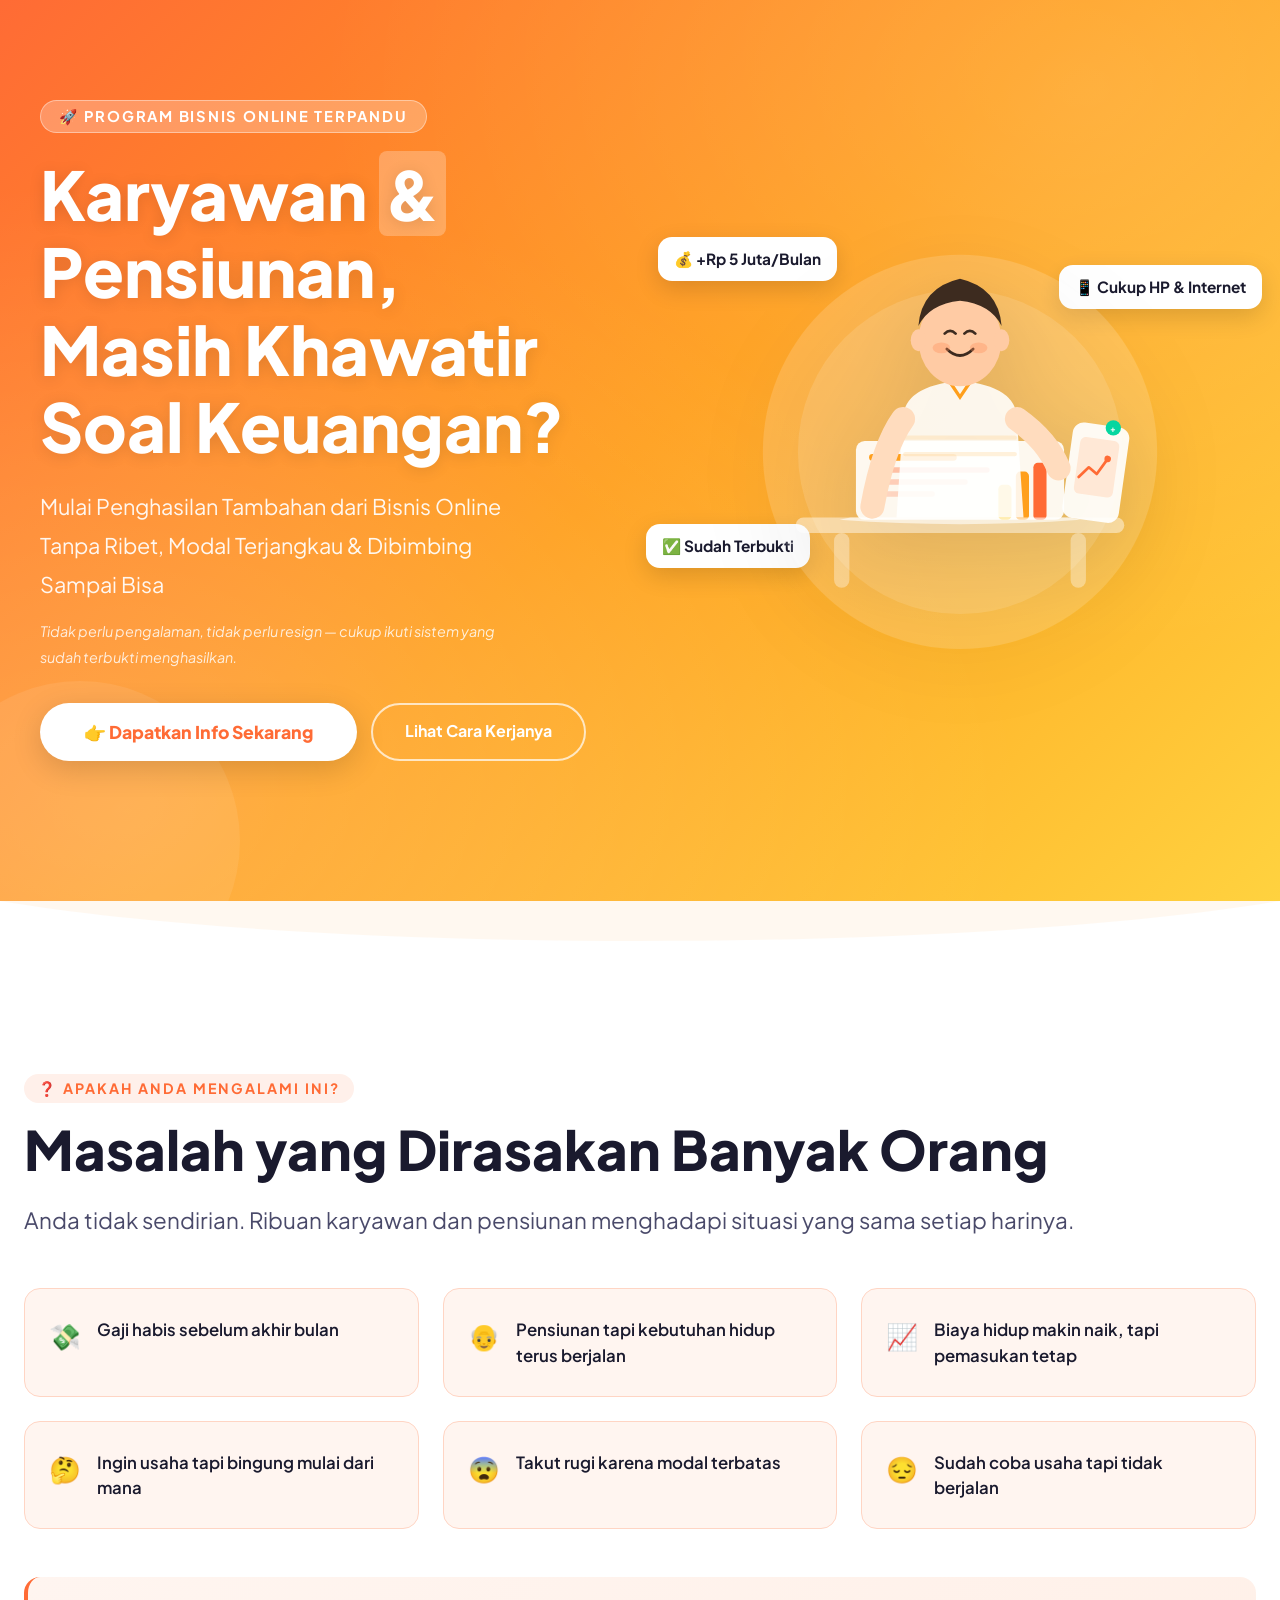
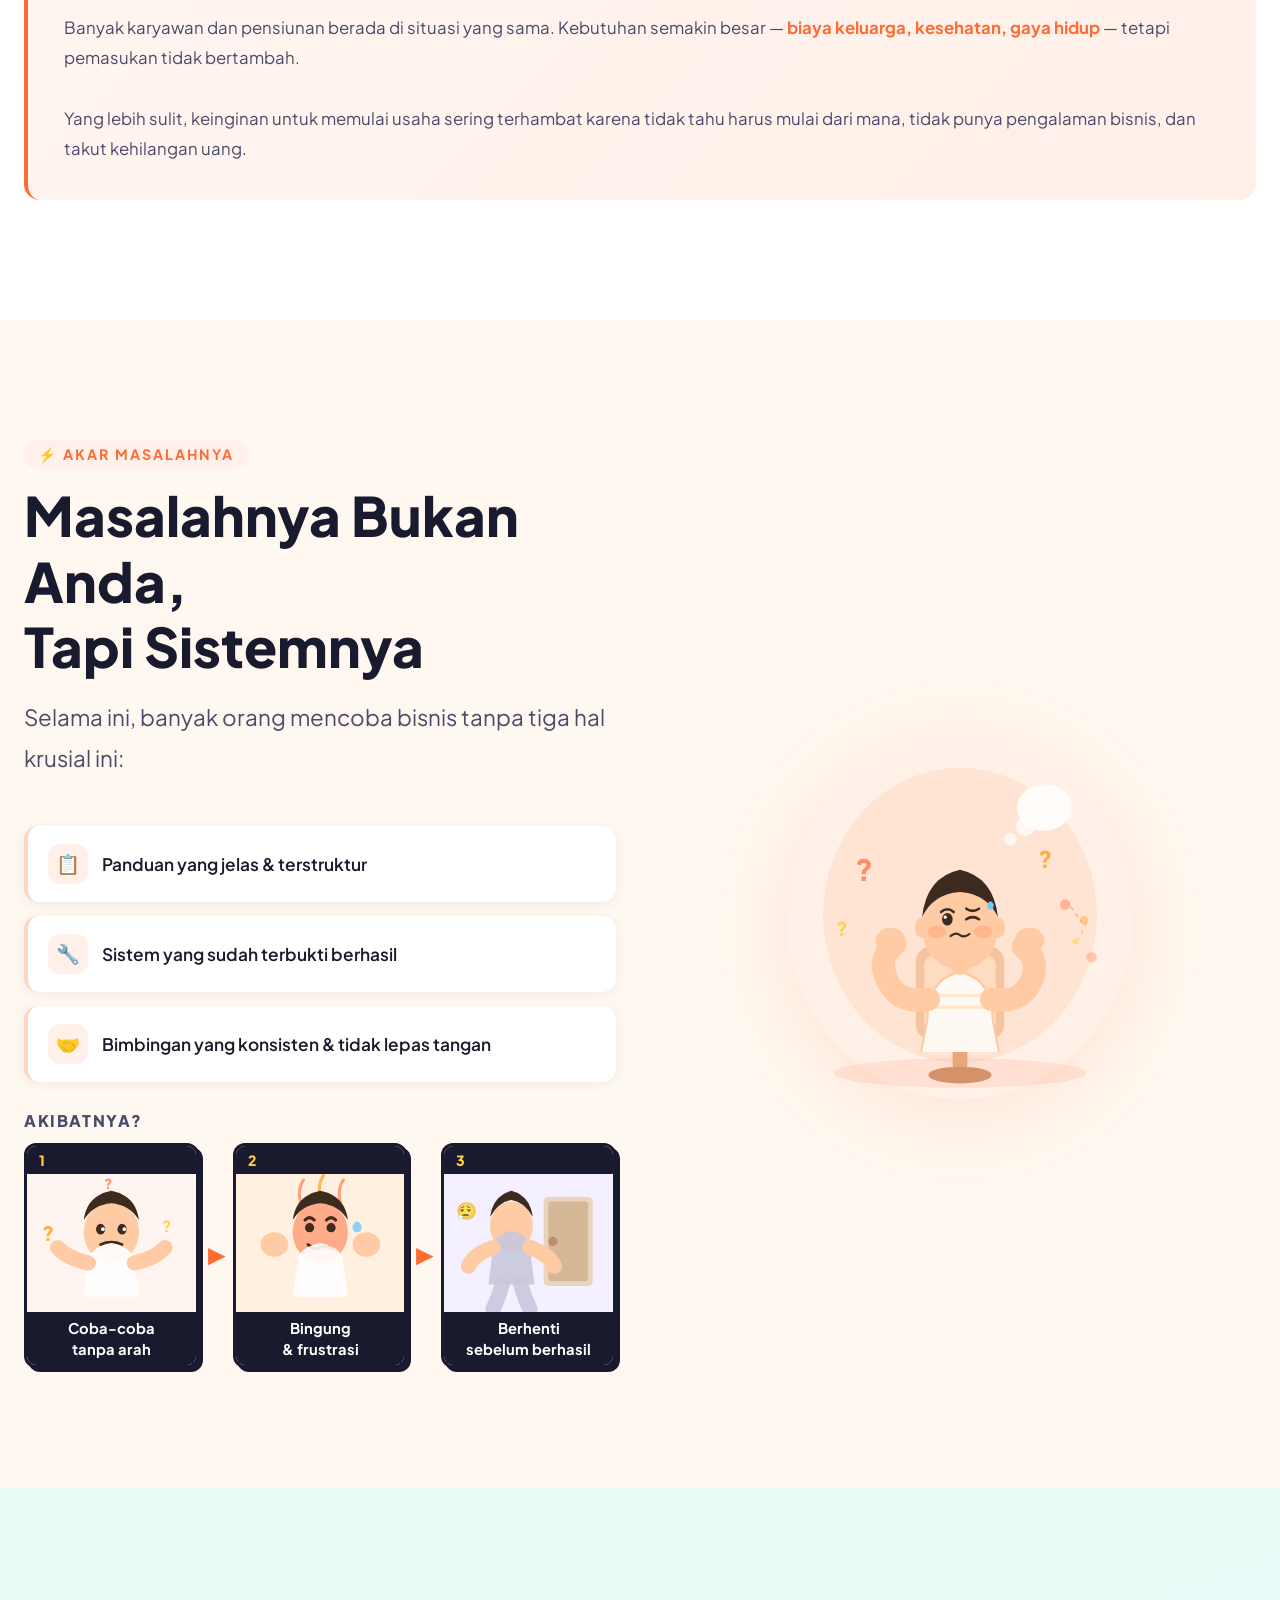
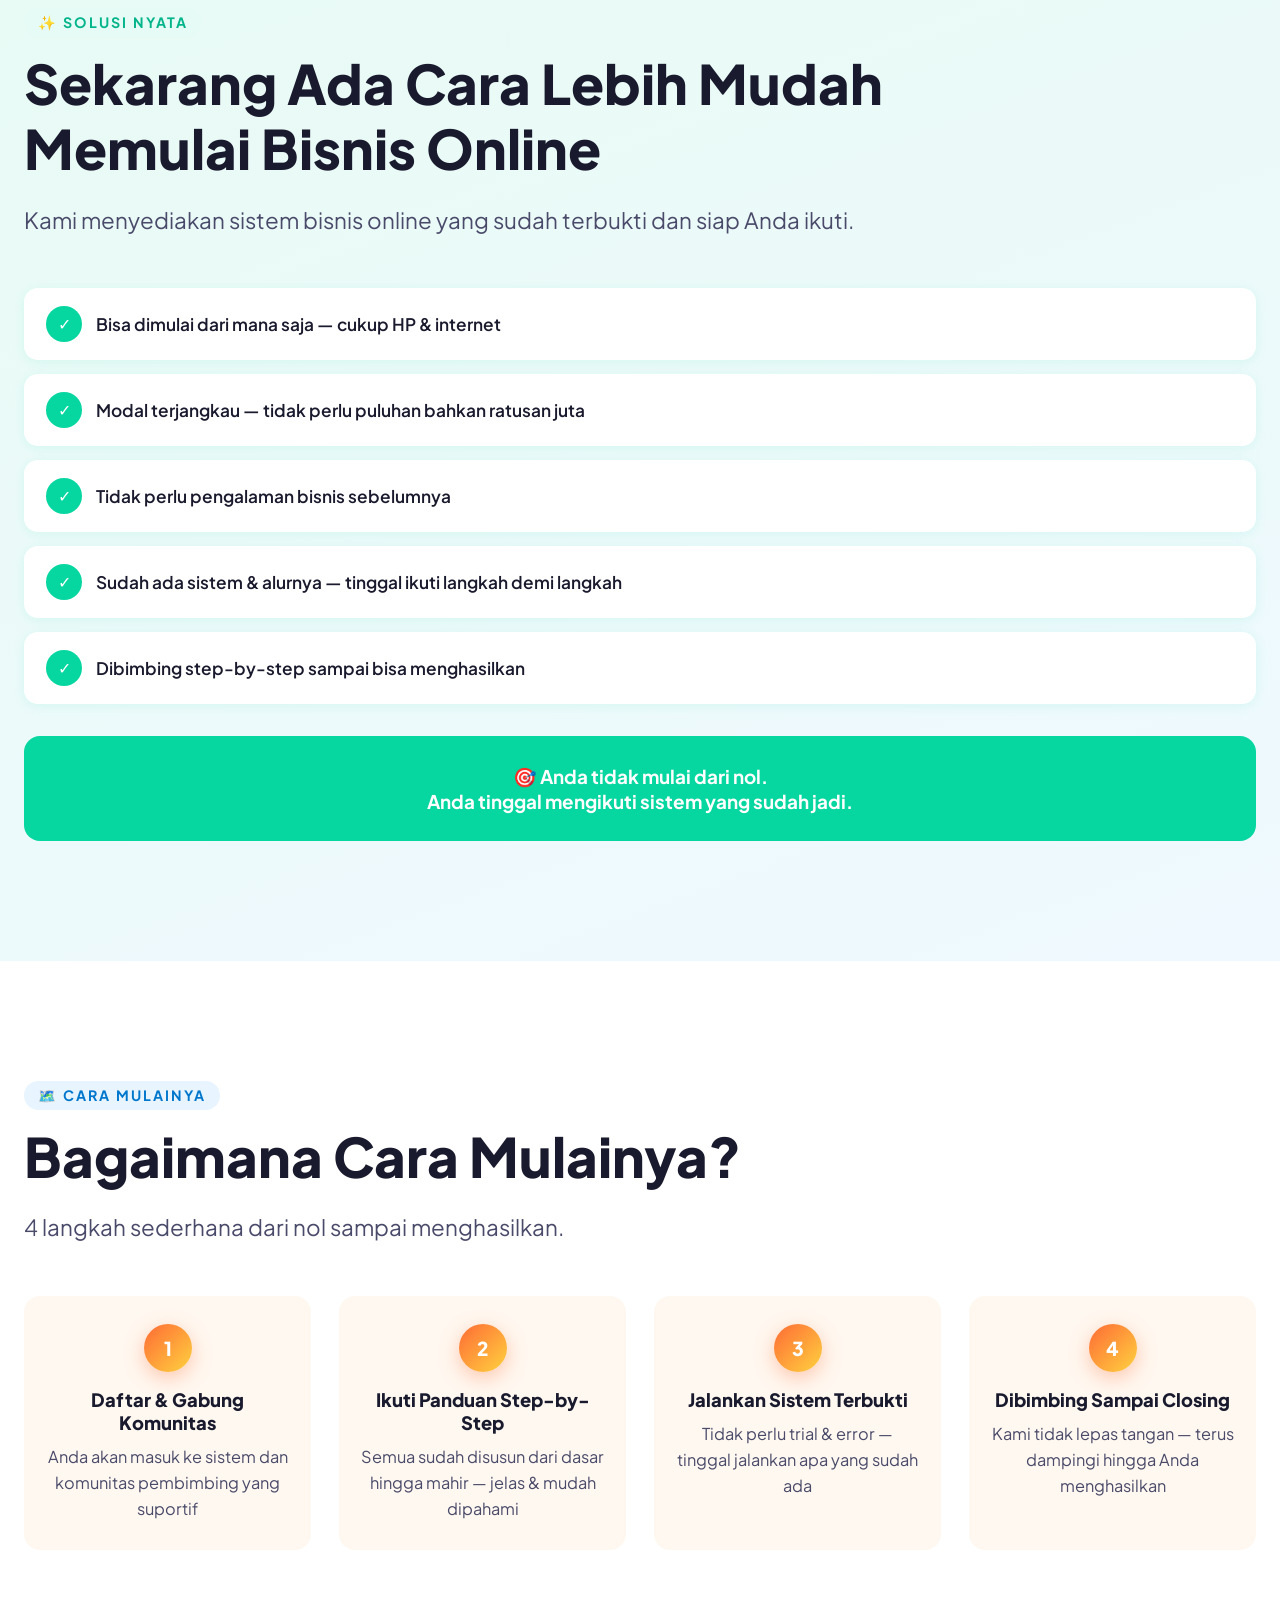
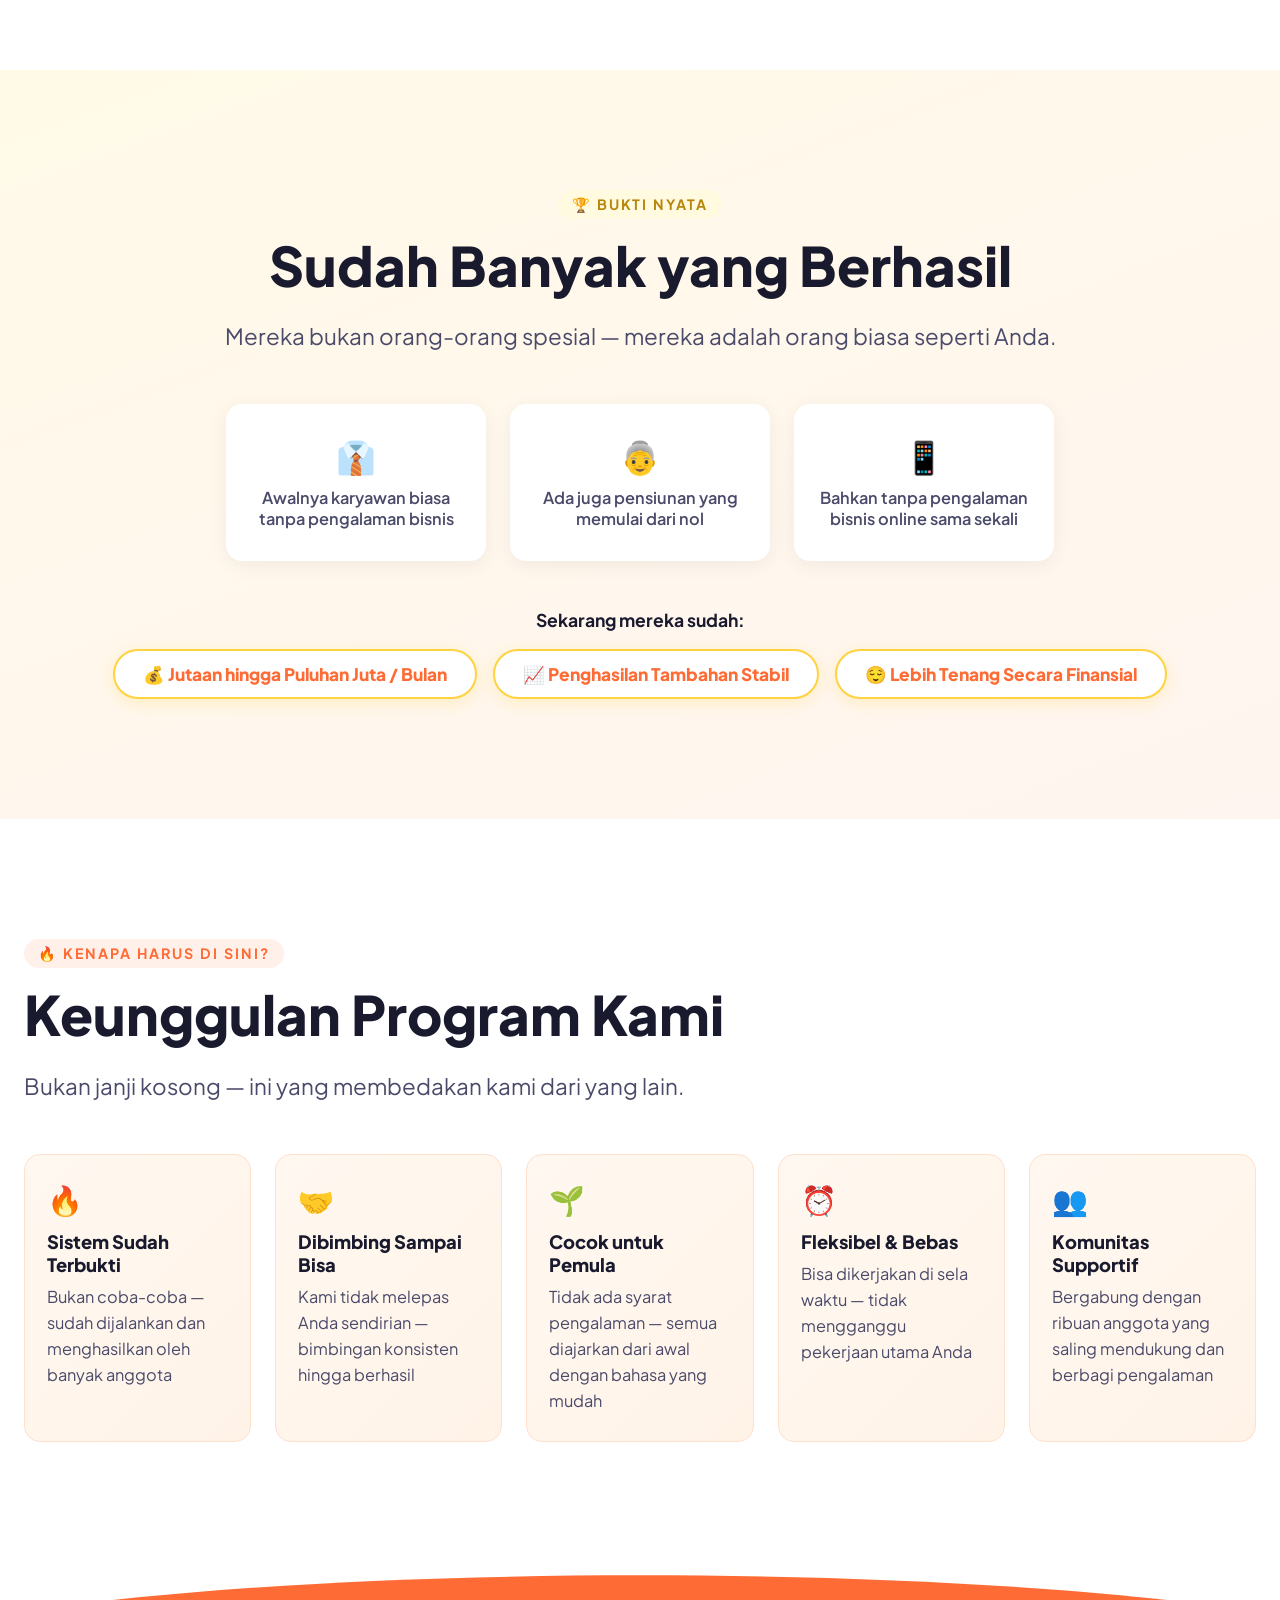
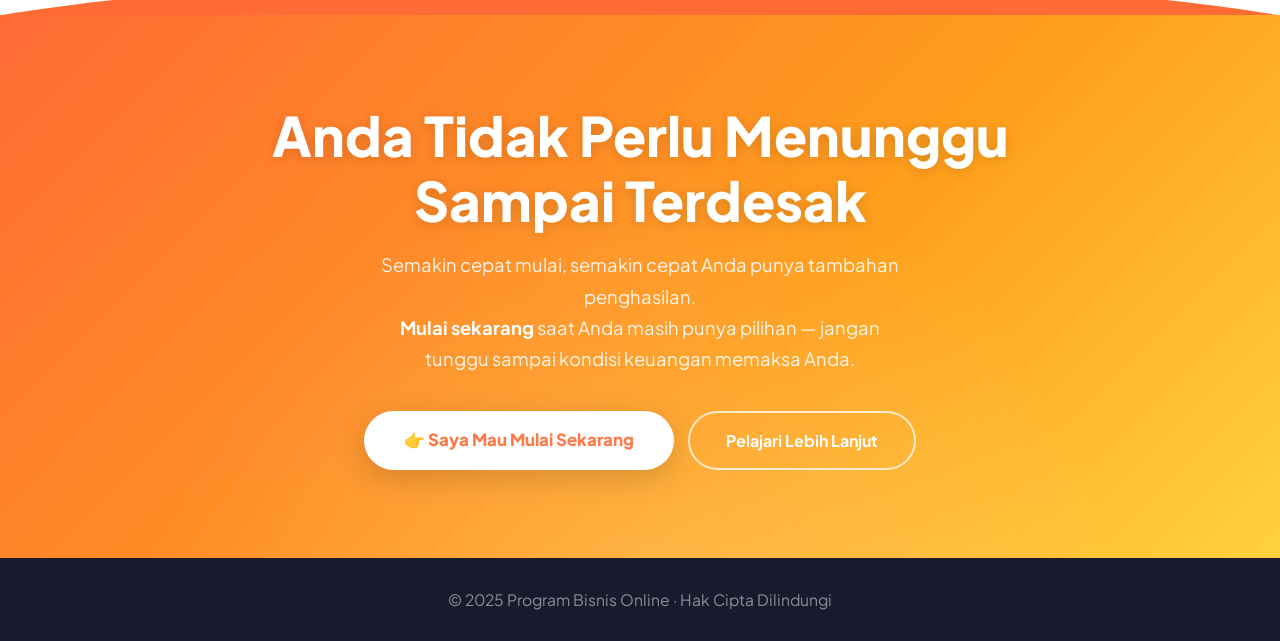
<file: index.html>
<!DOCTYPE html>
<html lang="id">
<head>
  <meta charset="UTF-8" />
  <meta name="viewport" content="width=device-width, initial-scale=1.0" />
  <title>Mulai Bisnis Online – Penghasilan Tambahan untuk Karyawan & Pensiunan</title>
  <link href="https://fonts.googleapis.com/css2?family=Plus+Jakarta+Sans:ital,wght@0,300;0,400;0,500;0,600;0,700;0,800;1,400&display=swap" rel="stylesheet" />
  <link rel="stylesheet" href="style_index.css" />
</head>
<body>

<!-- ═══════════════ HERO ═════════════════════════════ -->
<section class="hero">
  <div class="hero-inner">

    <!-- LEFT: Text -->
    <div class="hero-text">
      <div class="hero-badge">🚀 Program Bisnis Online Terpandu</div>
      <h1>Karyawan <span>&amp;</span> Pensiunan,<br>Masih Khawatir Soal Keuangan?</h1>
      <p>Mulai Penghasilan Tambahan dari Bisnis Online Tanpa Ribet, Modal Terjangkau &amp; Dibimbing Sampai Bisa</p>
      <p style="font-size:.9rem; color:rgba(255,255,255,.82); font-style:italic; margin-top:-4px;">
        Tidak perlu pengalaman, tidak perlu resign — cukup ikuti sistem yang sudah terbukti menghasilkan.
      </p>
      <div class="hero-ctas">
        <a href="https://wa.me/62811398843?text=Halo+Kak%0A%0ANama+saya+[NAMA].%0A%0ASaya+ingin+tahu+lebih+banyak+tentang+program+bisnis+online+ini.%0A%0ABoleh+minta+penjelasan+dan+info+selengkapnya?" class="btn-primary">👉 Dapatkan Info Sekarang</a>
        <a href="cip.html" class="btn-outline">Lihat Cara Kerjanya</a>
      </div>
    </div>

    <!-- RIGHT: Illustration -->
    <div class="hero-visual">
      <!-- Floating badges -->
      <div class="float-badges">
        <div class="fbadge fbadge-1">💰 +Rp 5 Juta/Bulan</div>
        <div class="fbadge fbadge-2">✅ Sudah Terbukti</div>
        <div class="fbadge fbadge-3">📱 Cukup HP &amp; Internet</div>
      </div>

      <!-- SVG Illustration: person working happily on laptop/phone -->
      <svg viewBox="0 0 420 420" fill="none" xmlns="http://www.w3.org/2000/svg">
        <!-- Background circle -->
        <circle cx="210" cy="230" r="180" fill="rgba(255,255,255,0.15)"/>
        <circle cx="210" cy="230" r="148" fill="rgba(255,255,255,0.12)"/>

        <!-- Desk -->
        <rect x="60" y="290" width="300" height="14" rx="7" fill="rgba(255,255,255,0.45)"/>
        <rect x="95" y="304" width="14" height="50" rx="7" fill="rgba(255,255,255,0.35)"/>
        <rect x="311" y="304" width="14" height="50" rx="7" fill="rgba(255,255,255,0.35)"/>

        <!-- Laptop body -->
        <rect x="115" y="220" width="190" height="72" rx="8" fill="rgba(255,255,255,0.9)"/>
        <!-- Laptop screen content lines -->
        <rect x="127" y="232" width="80" height="6" rx="3" fill="#FF9F1C"/>
        <rect x="127" y="244" width="110" height="5" rx="2.5" fill="rgba(255,107,53,0.4)"/>
        <rect x="127" y="255" width="90" height="5" rx="2.5" fill="rgba(255,107,53,0.3)"/>
        <rect x="127" y="266" width="60" height="5" rx="2.5" fill="rgba(255,107,53,0.25)"/>
        <!-- Chart bar on laptop -->
        <rect x="245" y="260" width="12" height="32" rx="4" fill="#FFD23F"/>
        <rect x="261" y="248" width="12" height="44" rx="4" fill="#FF9F1C"/>
        <rect x="277" y="240" width="12" height="52" rx="4" fill="#FF6B35"/>
        <!-- Laptop base -->
        <path d="M100 292 Q210 300 320 292 L310 290 L110 290 Z" fill="rgba(255,255,255,0.6)"/>

        <!-- Phone floating right -->
        <rect x="308" y="205" width="52" height="88" rx="10" fill="rgba(255,255,255,0.92)" transform="rotate(8,334,249)"/>
        <rect x="316" y="218" width="36" height="52" rx="5" fill="#FFE8D6" transform="rotate(8,334,249)"/>
        <!-- Graph on phone -->
        <polyline points="319,255 327,245 335,250 343,235" stroke="#FF6B35" stroke-width="2.5" stroke-linecap="round" stroke-linejoin="round" transform="rotate(8,334,249)"/>
        <circle cx="343" cy="235" r="3" fill="#FF6B35" transform="rotate(8,334,249)"/>
        <!-- Notification dot -->
        <circle cx="350" cy="208" r="7" fill="#06D6A0"/>
        <text x="347" y="212" font-size="8" fill="white" font-weight="bold">+</text>

        <!-- Person body -->
        <!-- Torso / shirt (orange-toned) -->
        <path d="M158 200 Q158 170 210 165 Q262 170 262 200 L268 290 L152 290 Z" fill="rgba(255,255,255,0.88)"/>
        <!-- Collar -->
        <path d="M200 165 L210 180 L220 165" stroke="#FF9F1C" stroke-width="3" fill="none" stroke-linecap="round"/>
        <!-- Shirt stripes subtle -->
        <rect x="158" y="215" width="104" height="4" rx="2" fill="rgba(255,159,28,0.15)"/>
        <rect x="158" y="230" width="104" height="4" rx="2" fill="rgba(255,159,28,0.15)"/>

        <!-- Left arm on desk -->
        <path d="M158 200 Q140 225 130 280" stroke="rgba(255,220,190,1)" stroke-width="22" stroke-linecap="round" fill="none"/>
        <!-- Right arm reaching phone area -->
        <path d="M262 200 Q290 220 300 245" stroke="rgba(255,220,190,1)" stroke-width="22" stroke-linecap="round" fill="none"/>

        <!-- Neck -->
        <rect x="200" y="145" width="20" height="24" rx="10" fill="#FFCBA4"/>

        <!-- Head -->
        <ellipse cx="210" cy="128" rx="38" ry="42" fill="#FFCBA4"/>
        <!-- Hair -->
        <path d="M172 115 Q175 80 210 72 Q245 80 248 115 Q238 95 210 92 Q182 95 172 115Z" fill="#3D2B1F"/>
        <!-- Ear left -->
        <ellipse cx="172" cy="128" rx="7" ry="10" fill="#FFCBA4"/>
        <!-- Ear right -->
        <ellipse cx="248" cy="128" rx="7" ry="10" fill="#FFCBA4"/>

        <!-- Eyes (happy, slightly closed) -->
        <path d="M196 122 Q201 117 206 122" stroke="#3D2B1F" stroke-width="2.5" fill="none" stroke-linecap="round"/>
        <path d="M214 122 Q219 117 224 122" stroke="#3D2B1F" stroke-width="2.5" fill="none" stroke-linecap="round"/>
        <!-- Smile -->
        <path d="M198 136 Q210 148 222 136" stroke="#3D2B1F" stroke-width="2.5" fill="none" stroke-linecap="round"/>
        <!-- Cheeks -->
        <ellipse cx="193" cy="135" rx="8" ry="5" fill="rgba(255,140,90,0.35)"/>
        <ellipse cx="227" cy="135" rx="8" ry="5" fill="rgba(255,140,90,0.35)"/>

        <!-- Stars / sparkles around -->
        <text x="70" y="180" font-size="18" opacity="0.7">✨</text>
        <text x="340" y="160" font-size="14" opacity="0.6">⭐</text>
        <text x="80" y="250" font-size="12" opacity="0.5">💫</text>

        <!-- Money flying -->
        <text x="348" y="240" font-size="20" opacity="0.85" transform="rotate(-15,358,230)">💵</text>
        <text x="62" y="200" font-size="16" opacity="0.75" transform="rotate(10,70,192)">💵</text>
      </svg>
    </div>

  </div>
</section>
<div class="wave">
  <svg viewBox="0 0 1440 60" xmlns="http://www.w3.org/2000/svg" preserveAspectRatio="none">
    <path d="M0,0 C360,60 1080,60 1440,0 L1440,60 L0,60 Z" fill="#FFFFFF"/>
  </svg>
</div>

<!-- ═══════════════ MASALAH ════════════════════════════ -->
<section id="masalah">
  <div class="container">
    <div class="section-tag tag-red">❓ Apakah Anda Mengalami Ini?</div>
    <h2>Masalah yang Dirasakan Banyak Orang</h2>
    <p class="sub">Anda tidak sendirian. Ribuan karyawan dan pensiunan menghadapi situasi yang sama setiap harinya.</p>

    <div class="problem-grid">
      <div class="problem-card"><span class="problem-icon">💸</span><p>Gaji habis sebelum akhir bulan</p></div>
      <div class="problem-card"><span class="problem-icon">👴</span><p>Pensiunan tapi kebutuhan hidup terus berjalan</p></div>
      <div class="problem-card"><span class="problem-icon">📈</span><p>Biaya hidup makin naik, tapi pemasukan tetap</p></div>
      <div class="problem-card"><span class="problem-icon">🤔</span><p>Ingin usaha tapi bingung mulai dari mana</p></div>
      <div class="problem-card"><span class="problem-icon">😨</span><p>Takut rugi karena modal terbatas</p></div>
      <div class="problem-card"><span class="problem-icon">😔</span><p>Sudah coba usaha tapi tidak berjalan</p></div>
    </div>

    <div class="emotional-box">
      <p>Banyak karyawan dan pensiunan berada di situasi yang sama. Kebutuhan semakin besar — <strong>biaya keluarga, kesehatan, gaya hidup</strong> — tetapi pemasukan tidak bertambah.<br><br>
      Yang lebih sulit, keinginan untuk memulai usaha sering terhambat karena tidak tahu harus mulai dari mana, tidak punya pengalaman bisnis, dan takut kehilangan uang.</p>
    </div>
  </div>
</section>

<!-- ═══════════════ FRUSTRASI ════════════════════════ -->
<section id="frustrasi">
  <div class="container">
    <div class="frustrasi-inner">

      <!-- LEFT: text -->
      <div class="frustrasi-text">
        <div class="section-tag tag-red">⚡ Akar Masalahnya</div>
        <h2>Masalahnya Bukan Anda,<br>Tapi Sistemnya</h2>
        <p class="sub">Selama ini, banyak orang mencoba bisnis tanpa tiga hal krusial ini:</p>

        <div class="tanpa-list">
          <div class="tanpa-item"><div class="ti-ico">📋</div> Panduan yang jelas &amp; terstruktur</div>
          <div class="tanpa-item"><div class="ti-ico">🔧</div> Sistem yang sudah terbukti berhasil</div>
          <div class="tanpa-item"><div class="ti-ico">🤝</div> Bimbingan yang konsisten &amp; tidak lepas tangan</div>
        </div>

        <div class="akibat-label">Akibatnya?</div>
        <div class="comic-strip">

          <!-- Panel 1 -->
          <div class="comic-panel panel-1">
            <div class="panel-number">1</div>
            <div class="panel-scene">
              <svg viewBox="0 0 110 90" xmlns="http://www.w3.org/2000/svg">
                <!-- bg -->
                <rect width="110" height="90" fill="#FFF5F0"/>
                <!-- person head -->
                <ellipse cx="55" cy="38" rx="18" ry="20" fill="#FFCBA4"/>
                <path d="M37 30 Q39 14 55 11 Q71 14 73 30 Q67 20 55 19 Q43 20 37 30Z" fill="#3D2B1F"/>
                <!-- eyes looking around left/right -->
                <ellipse cx="48" cy="36" rx="3" ry="3.5" fill="#3D2B1F"/>
                <ellipse cx="62" cy="36" rx="3" ry="3.5" fill="#3D2B1F"/>
                <!-- pupils shifted right = looking around -->
                <circle cx="49.5" cy="36" r="1.2" fill="white"/>
                <circle cx="63.5" cy="36" r="1.2" fill="white"/>
                <!-- confused mouth -->
                <path d="M48 46 Q55 43 62 46" stroke="#3D2B1F" stroke-width="1.8" fill="none" stroke-linecap="round"/>
                <!-- body -->
                <path d="M40 58 Q40 48 55 45 Q70 48 70 58 L73 80 L37 80Z" fill="rgba(255,255,255,0.9)"/>
                <!-- arms spread out (confused gesture) -->
                <path d="M40 58 Q26 55 20 48" stroke="#FFCBA4" stroke-width="10" stroke-linecap="round" fill="none"/>
                <path d="M70 58 Q84 55 90 48" stroke="#FFCBA4" stroke-width="10" stroke-linecap="round" fill="none"/>
                <!-- question marks -->
                <text x="10" y="44" font-size="13" fill="#FF9F1C" font-weight="800" opacity="0.8">?</text>
                <text x="88" y="38" font-size="10" fill="#FFD23F" font-weight="800" opacity="0.9">?</text>
                <text x="50" y="10" font-size="9" fill="#FF6B35" font-weight="800" opacity="0.7">?</text>
              </svg>
            </div>
            <div class="panel-caption">Coba-coba<br>tanpa arah</div>
          </div>

          <!-- Arrow between panels -->
          <div class="comic-arrow">▶</div>

          <!-- Panel 2 -->
          <div class="comic-panel panel-2">
            <div class="panel-number">2</div>
            <div class="panel-scene">
              <svg viewBox="0 0 110 90" xmlns="http://www.w3.org/2000/svg">
                <rect width="110" height="90" fill="#FFF0E0"/>
                <!-- steam from head -->
                <path d="M42 18 Q40 10 44 4" stroke="#FF6B35" stroke-width="2" fill="none" stroke-linecap="round" opacity="0.6"/>
                <path d="M55 15 Q53 7 57 1" stroke="#FF9F1C" stroke-width="2" fill="none" stroke-linecap="round" opacity="0.7"/>
                <path d="M68 18 Q66 10 70 4" stroke="#FF6B35" stroke-width="2" fill="none" stroke-linecap="round" opacity="0.6"/>
                <!-- person head (red-faced) -->
                <ellipse cx="55" cy="38" rx="18" ry="20" fill="#FFAA88"/>
                <path d="M37 30 Q39 14 55 11 Q71 14 73 30 Q67 20 55 19 Q43 20 37 30Z" fill="#3D2B1F"/>
                <!-- angry eyes -->
                <path d="M45 30 Q48 27 51 30" stroke="#3D2B1F" stroke-width="2" fill="none" stroke-linecap="round"/>
                <path d="M59 30 Q62 27 65 30" stroke="#3D2B1F" stroke-width="2" fill="none" stroke-linecap="round"/>
                <ellipse cx="48" cy="35" rx="3" ry="3" fill="#3D2B1F"/>
                <ellipse cx="62" cy="35" rx="3" ry="3" fill="#3D2B1F"/>
                <!-- frustrated mouth -->
                <path d="M47 46 Q51 50 55 48 Q59 46 63 49" stroke="#3D2B1F" stroke-width="2" fill="none" stroke-linecap="round"/>
                <!-- body -->
                <path d="M40 58 Q40 48 55 45 Q70 48 70 58 L73 80 L37 80Z" fill="rgba(255,255,255,0.9)"/>
                <!-- fists up -->
                <ellipse cx="25" cy="46" rx="9" ry="8" fill="#FFCBA4"/>
                <ellipse cx="85" cy="46" rx="9" ry="8" fill="#FFCBA4"/>
                <!-- sweat drops -->
                <path d="M76 34 Q79 28 82 34 Q82 38 79 38 Q76 38 76 34Z" fill="#74C8F5" opacity="0.8"/>
              </svg>
            </div>
            <div class="panel-caption">Bingung<br>&amp; frustrasi</div>
          </div>

          <!-- Arrow between panels -->
          <div class="comic-arrow">▶</div>

          <!-- Panel 3 -->
          <div class="comic-panel panel-3">
            <div class="panel-number">3</div>
            <div class="panel-scene">
              <svg viewBox="0 0 110 90" xmlns="http://www.w3.org/2000/svg">
                <rect width="110" height="90" fill="#F5F0FF"/>
                <!-- door frame -->
                <rect x="65" y="15" width="32" height="58" rx="3" fill="#E8D5C0"/>
                <rect x="68" y="18" width="26" height="52" rx="2" fill="#D4B896"/>
                <!-- door knob -->
                <circle cx="71" cy="44" r="3" fill="#B8906A"/>
                <!-- person walking away (back view) -->
                <ellipse cx="44" cy="34" rx="14" ry="16" fill="#FFCBA4"/>
                <path d="M30 28 Q32 14 44 11 Q56 14 58 28 Q52 18 44 17 Q36 18 30 28Z" fill="#3D2B1F"/>
                <!-- sad body (back) -->
                <path d="M32 48 Q32 40 44 37 Q56 40 56 48 L59 72 L29 72Z" fill="rgba(200,200,220,0.9)"/>
                <!-- droopy shoulders -->
                <path d="M32 48 Q20 52 16 60" stroke="#FFCBA4" stroke-width="10" stroke-linecap="round" fill="none"/>
                <path d="M56 48 Q68 52 72 60" stroke="#FFCBA4" stroke-width="10" stroke-linecap="round" fill="none"/>
                <!-- legs walking to door -->
                <path d="M38 72 Q35 82 32 88" stroke="rgba(200,200,220,0.9)" stroke-width="10" stroke-linecap="round" fill="none"/>
                <path d="M50 72 Q53 82 56 88" stroke="rgba(200,200,220,0.9)" stroke-width="10" stroke-linecap="round" fill="none"/>
                <!-- zzz / give up -->
                <text x="8" y="28" font-size="11" fill="#9B8EC4" font-weight="700" opacity="0.8">😮‍💨</text>
              </svg>
            </div>
            <div class="panel-caption">Berhenti<br>sebelum berhasil</div>
          </div>

        </div>
      </div>

      <!-- RIGHT: SVG illustration -->
      <div class="frustrasi-visual">
        <svg viewBox="0 0 380 400" fill="none" xmlns="http://www.w3.org/2000/svg">

          <!-- Soft background blob -->
          <ellipse cx="190" cy="210" rx="165" ry="175" fill="#FFF0E8"/>
          <ellipse cx="190" cy="210" rx="130" ry="140" fill="#FFE4D4"/>

          <!-- Floor / desk shadow -->
          <ellipse cx="190" cy="360" rx="120" ry="14" fill="rgba(255,107,53,0.12)"/>

          <!-- Chair base -->
          <rect x="155" y="320" width="70" height="10" rx="5" fill="#E8A87C"/>
          <rect x="183" y="330" width="14" height="30" rx="7" fill="#E8A87C"/>
          <ellipse cx="190" cy="362" rx="30" ry="8" fill="#D4926A"/>

          <!-- Chair back -->
          <rect x="148" y="240" width="84" height="88" rx="14" fill="#F4C49E"/>
          <rect x="156" y="248" width="68" height="72" rx="10" fill="#FDDCBF"/>

          <!-- Person body (sitting, slumped) -->
          <path d="M158 310 Q158 270 190 262 Q222 270 222 310 L228 340 L152 340 Z" fill="#FFCBA4"/>
          <!-- Shirt -->
          <path d="M160 310 Q160 272 190 265 Q220 272 220 310 L226 340 L154 340 Z" fill="rgba(255,255,255,0.88)"/>
          <!-- Shirt detail lines -->
          <rect x="160" y="285" width="60" height="3" rx="1.5" fill="rgba(255,159,28,0.2)"/>
          <rect x="160" y="296" width="60" height="3" rx="1.5" fill="rgba(255,159,28,0.2)"/>

          <!-- Left arm (elbow on invisible desk, hand on head) -->
          <path d="M160 290 Q130 295 120 270 Q112 250 128 238" stroke="#FFCBA4" stroke-width="22" stroke-linecap="round" fill="none"/>
          <!-- Right arm (same pose, other side) -->
          <path d="M220 290 Q248 295 258 272 Q266 252 250 240" stroke="#FFCBA4" stroke-width="22" stroke-linecap="round" fill="none"/>

          <!-- Neck -->
          <rect x="181" y="245" width="18" height="22" rx="9" fill="#FFCBA4"/>

          <!-- Head (tilted slightly down - frustrated) -->
          <ellipse cx="190" cy="222" rx="36" ry="40" fill="#FFCBA4"/>

          <!-- Hair -->
          <path d="M154 212 Q158 174 190 167 Q222 174 226 212 Q216 190 190 188 Q164 190 154 212Z" fill="#3D2B1F"/>
          <!-- Ears -->
          <ellipse cx="154" cy="222" rx="7" ry="10" fill="#FFCBA4"/>
          <ellipse cx="226" cy="222" rx="7" ry="10" fill="#FFCBA4"/>

          <!-- Eyes — tired/confused (one raised brow) -->
          <!-- Left brow raised -->
          <path d="M172 207 Q178 202 184 207" stroke="#3D2B1F" stroke-width="2.5" fill="none" stroke-linecap="round"/>
          <!-- Right brow furrowed -->
          <path d="M196 204 Q202 208 208 204" stroke="#3D2B1F" stroke-width="2.5" fill="none" stroke-linecap="round"/>
          <!-- Left eye (wide) -->
          <ellipse cx="178" cy="214" rx="5" ry="6" fill="#3D2B1F"/>
          <circle cx="176" cy="212" r="1.5" fill="white"/>
          <!-- Right eye (squinted) -->
          <path d="M196 214 Q202 210 208 214" stroke="#3D2B1F" stroke-width="2.5" fill="none" stroke-linecap="round"/>
          <!-- Sweat drop -->
          <path d="M216 200 Q219 194 222 200 Q222 205 219 205 Q216 205 216 200Z" fill="#74C8F5"/>

          <!-- Mouth — wavy/frustrated -->
          <path d="M181 230 Q186 226 190 229 Q194 232 199 228" stroke="#3D2B1F" stroke-width="2" fill="none" stroke-linecap="round"/>

          <!-- Cheeks flushed -->
          <ellipse cx="168" cy="226" rx="9" ry="6" fill="rgba(255,140,90,0.3)"/>
          <ellipse cx="212" cy="226" rx="9" ry="6" fill="rgba(255,140,90,0.3)"/>

          <!-- Hands on head sides (fists) -->
          <ellipse cx="124" cy="234" rx="14" ry="12" fill="#FFCBA4"/>
          <ellipse cx="256" cy="234" rx="14" ry="12" fill="#FFCBA4"/>

          <!-- Question marks floating around head -->
          <text x="90" y="178" font-size="28" fill="#FF6B35" opacity="0.7" font-weight="800">?</text>
          <text x="264" y="165" font-size="22" fill="#FF9F1C" opacity="0.8" font-weight="800">?</text>
          <text x="72" y="230" font-size="18" fill="#FFD23F" opacity="0.9" font-weight="800">?</text>

          <!-- Broken path / X marks (no guidance) -->
          <!-- Scattered dots representing no clear path -->
          <circle cx="290" cy="200" r="5" fill="#FF6B35" opacity="0.4"/>
          <circle cx="308" cy="215" r="4" fill="#FF9F1C" opacity="0.4"/>
          <circle cx="300" cy="235" r="3" fill="#FFD23F" opacity="0.5"/>
          <circle cx="315" cy="250" r="5" fill="#FF6B35" opacity="0.3"/>
          <line x1="295" y1="202" x2="306" y2="217" stroke="#FF6B35" stroke-width="1.5" stroke-dasharray="4 4" opacity="0.4"/>
          <line x1="310" y1="217" x2="303" y2="233" stroke="#FF9F1C" stroke-width="1.5" stroke-dasharray="4 4" opacity="0.4"/>

          <!-- Thought bubble: empty / confused -->
          <circle cx="238" cy="138" r="6" fill="rgba(255,255,255,0.7)"/>
          <circle cx="252" cy="126" r="9" fill="rgba(255,255,255,0.75)"/>
          <ellipse cx="270" cy="108" rx="26" ry="22" fill="rgba(255,255,255,0.88)"/>
          <!-- Empty inside thought bubble -->
          <text x="261" y="115" font-size="18" text-anchor="middle">😵</text>

        </svg>
      </div>

    </div>
  </div>
</section>

<!-- ═══════════════ SOLUSI ════════════════════════════ -->
<section id="solusi">
  <div class="container">
    <div class="section-tag tag-green">✨ Solusi Nyata</div>
    <h2>Sekarang Ada Cara Lebih Mudah<br>Memulai Bisnis Online</h2>
    <p class="sub">Kami menyediakan sistem bisnis online yang sudah terbukti dan siap Anda ikuti.</p>

    <div class="solution-list">
      <div class="sol-item"><div class="sol-check">✓</div><p>Bisa dimulai dari mana saja — cukup HP & internet</p></div>
      <div class="sol-item"><div class="sol-check">✓</div><p>Modal terjangkau — tidak perlu puluhan bahkan ratusan juta</p></div>
      <div class="sol-item"><div class="sol-check">✓</div><p>Tidak perlu pengalaman bisnis sebelumnya</p></div>
      <div class="sol-item"><div class="sol-check">✓</div><p>Sudah ada sistem & alurnya — tinggal ikuti langkah demi langkah</p></div>
      <div class="sol-item"><div class="sol-check">✓</div><p>Dibimbing step-by-step sampai bisa menghasilkan</p></div>
    </div>

    <div class="highlight-box">
      🎯 Anda tidak mulai dari nol.<br>Anda tinggal mengikuti sistem yang sudah jadi.
    </div>
  </div>
</section>

<!-- ═══════════════ CARA KERJA ════════════════════════ -->
<section id="cara-kerja">
  <div class="container">
    <div class="section-tag tag-blue">🗺️ Cara Mulainya</div>
    <h2>Bagaimana Cara Mulainya?</h2>
    <p class="sub">4 langkah sederhana dari nol sampai menghasilkan.</p>

    <div class="steps">
      <div class="step-card">
        <div class="step-num">1</div>
        <h3>Daftar & Gabung Komunitas</h3>
        <p>Anda akan masuk ke sistem dan komunitas pembimbing yang suportif</p>
      </div>
      <div class="step-card">
        <div class="step-num">2</div>
        <h3>Ikuti Panduan Step-by-Step</h3>
        <p>Semua sudah disusun dari dasar hingga mahir — jelas & mudah dipahami</p>
      </div>
      <div class="step-card">
        <div class="step-num">3</div>
        <h3>Jalankan Sistem Terbukti</h3>
        <p>Tidak perlu trial & error — tinggal jalankan apa yang sudah ada</p>
      </div>
      <div class="step-card">
        <div class="step-num">4</div>
        <h3>Dibimbing Sampai Closing</h3>
        <p>Kami tidak lepas tangan — terus dampingi hingga Anda menghasilkan</p>
      </div>
    </div>
  </div>
</section>

<!-- ═══════════════ BUKTI ═════════════════════════════ -->
<section id="bukti">
  <div class="container" style="text-align:center;">
    <div class="section-tag tag-yellow">🏆 Bukti Nyata</div>
    <h2>Sudah Banyak yang Berhasil</h2>
    <p class="sub">Mereka bukan orang-orang spesial — mereka adalah orang biasa seperti Anda.</p>

    <div class="proof-grid">
      <div class="proof-card"><span class="emoji">👔</span><p>Awalnya karyawan biasa tanpa pengalaman bisnis</p></div>
      <div class="proof-card"><span class="emoji">👵</span><p>Ada juga pensiunan yang memulai dari nol</p></div>
      <div class="proof-card"><span class="emoji">📱</span><p>Bahkan tanpa pengalaman bisnis online sama sekali</p></div>
    </div>

    <p style="font-weight:700; font-size:1.1rem; margin-bottom:18px; color:var(--ink);">Sekarang mereka sudah:</p>
    <div class="stat-row">
      <div class="stat-chip">💰 Jutaan hingga Puluhan Juta / Bulan</div>
      <div class="stat-chip">📈 Penghasilan Tambahan Stabil</div>
      <div class="stat-chip">😌 Lebih Tenang Secara Finansial</div>
    </div>
  </div>
</section>

<!-- ═══════════════ KEUNGGULAN ════════════════════════ -->
<section id="keunggulan">
  <div class="container">
    <div class="section-tag tag-red">🔥 Kenapa Harus di Sini?</div>
    <h2>Keunggulan Program Kami</h2>
    <p class="sub">Bukan janji kosong — ini yang membedakan kami dari yang lain.</p>

    <div class="feature-grid">
      <div class="feature-card"><span class="fire">🔥</span><h3>Sistem Sudah Terbukti</h3><p>Bukan coba-coba — sudah dijalankan dan menghasilkan oleh banyak anggota</p></div>
      <div class="feature-card"><span class="fire">🤝</span><h3>Dibimbing Sampai Bisa</h3><p>Kami tidak melepas Anda sendirian — bimbingan konsisten hingga berhasil</p></div>
      <div class="feature-card"><span class="fire">🌱</span><h3>Cocok untuk Pemula</h3><p>Tidak ada syarat pengalaman — semua diajarkan dari awal dengan bahasa yang mudah</p></div>
      <div class="feature-card"><span class="fire">⏰</span><h3>Fleksibel & Bebas</h3><p>Bisa dikerjakan di sela waktu — tidak mengganggu pekerjaan utama Anda</p></div>
      <div class="feature-card"><span class="fire">👥</span><h3>Komunitas Supportif</h3><p>Bergabung dengan ribuan anggota yang saling mendukung dan berbagi pengalaman</p></div>
    </div>
  </div>
</section>

<!-- ═══════════════ CTA FINAL ════════════════════════ -->
<div class="wave" style="background:var(--white);">
  <svg viewBox="0 0 1440 60" xmlns="http://www.w3.org/2000/svg" preserveAspectRatio="none">
    <path d="M0,60 C360,0 1080,0 1440,60 L1440,60 L0,60 Z" fill="#FF6B35"/>
  </svg>
</div>
<section id="cta">
  <div class="container">
    <h2>Anda Tidak Perlu Menunggu<br>Sampai Terdesak</h2>
    <p class="urgency">
      Semakin cepat mulai, semakin cepat Anda punya tambahan penghasilan.<br>
      <strong>Mulai sekarang</strong> saat Anda masih punya pilihan — jangan tunggu sampai kondisi keuangan memaksa Anda.
    </p>
    <div class="cta-btns">
      <a href="https://wa.me/62811398843?text=Halo+Kak%0A%0ANama+saya+[NAMA].%0A%0ASaya+ingin+tahu+lebih+banyak+tentang+program+bisnis+online+ini.%0A%0ABoleh+minta+penjelasan+dan+info+selengkapnya?" class="btn-white">👉 Saya Mau Mulai Sekarang</a>
      <a href="cip.html" class="btn-clear">Pelajari Lebih Lanjut</a>
    </div>
  </div>
</section>

<footer>
  <p>© 2025 Program Bisnis Online · Hak Cipta Dilindungi</p>
</footer>

</body>
</html>
</file>
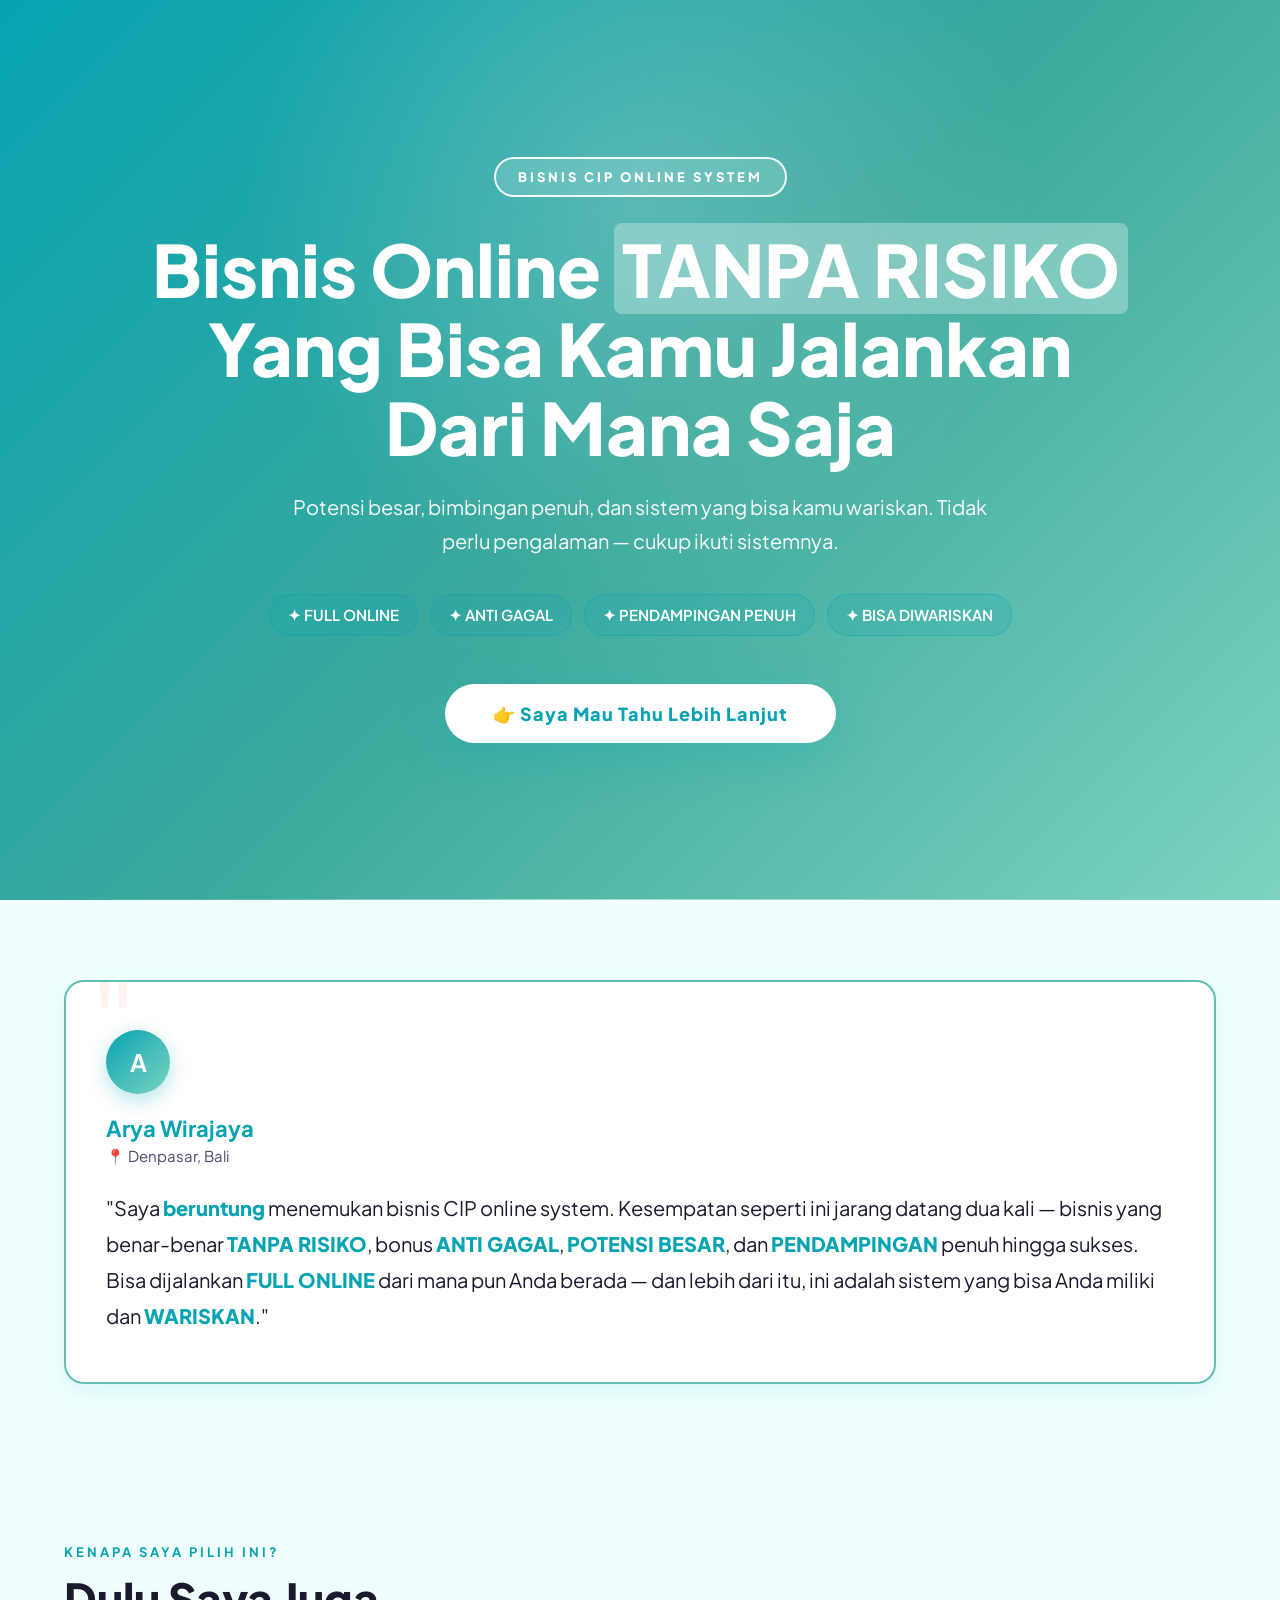
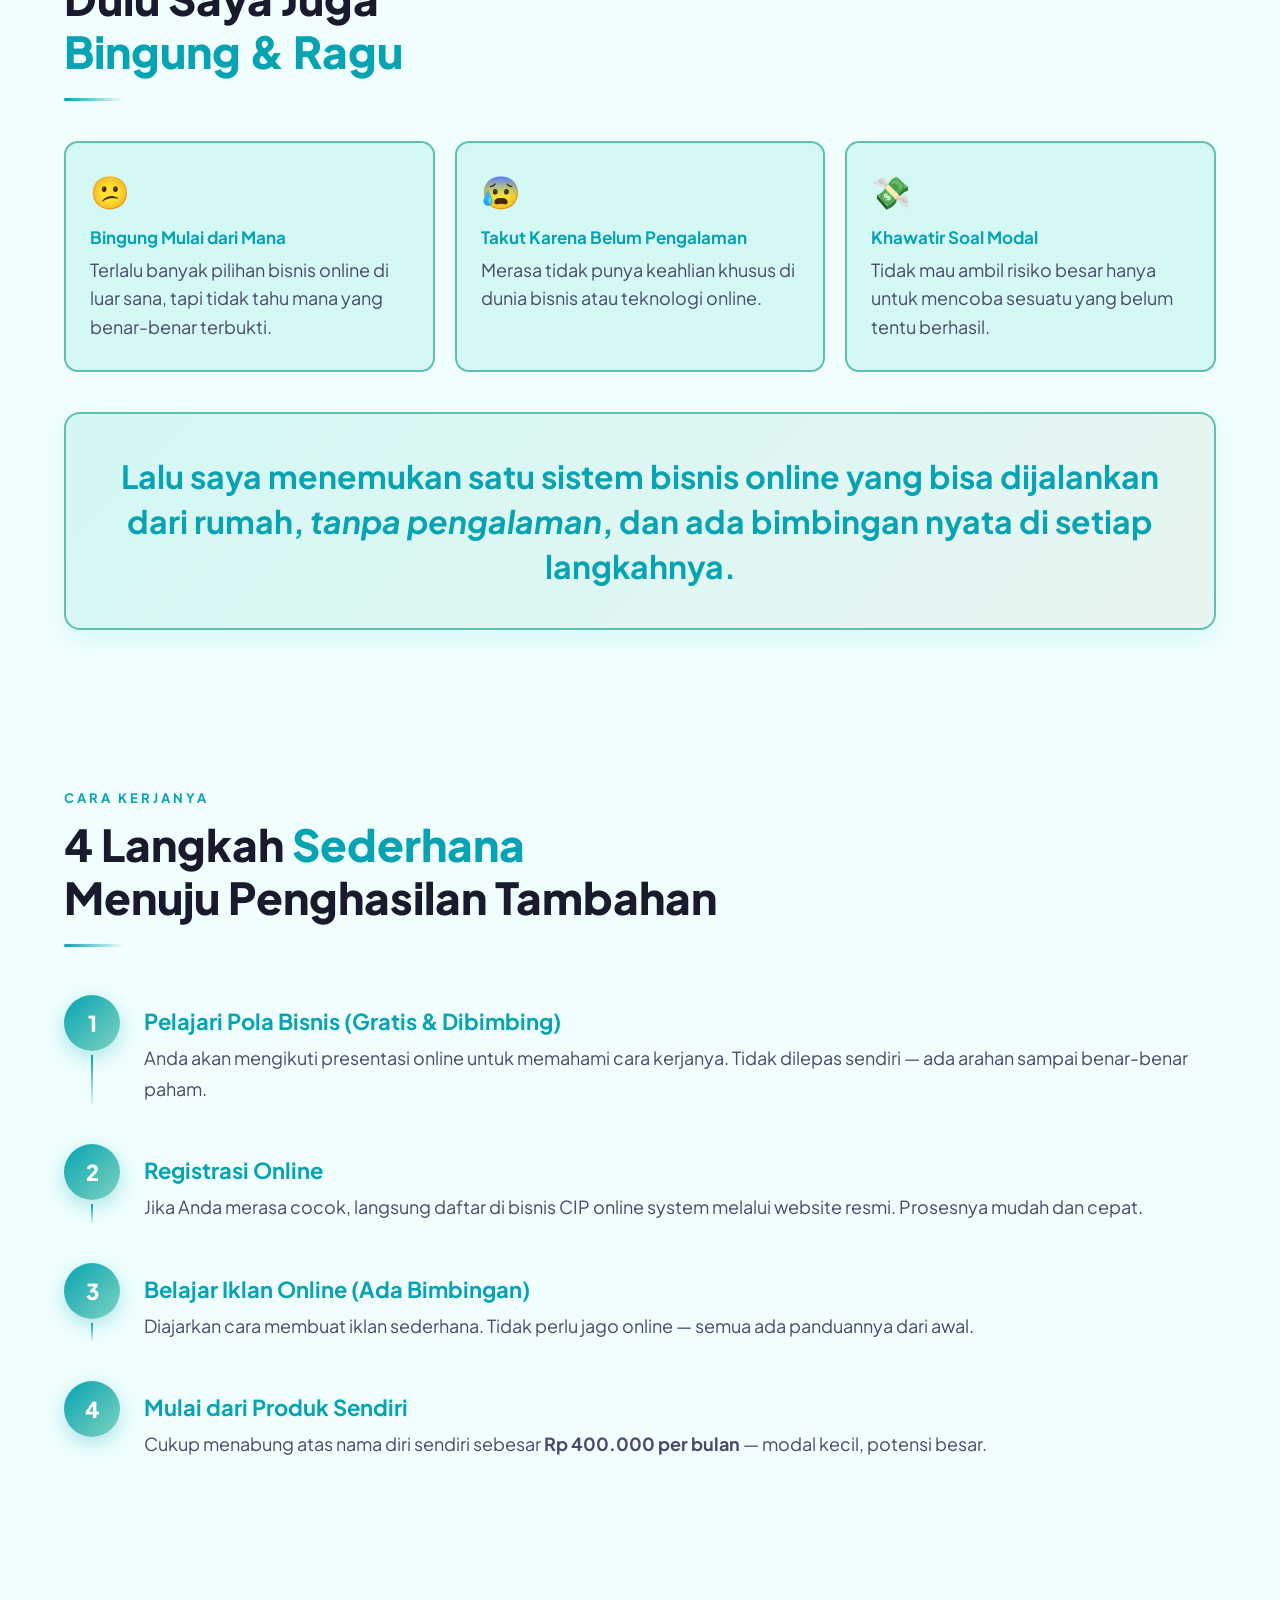
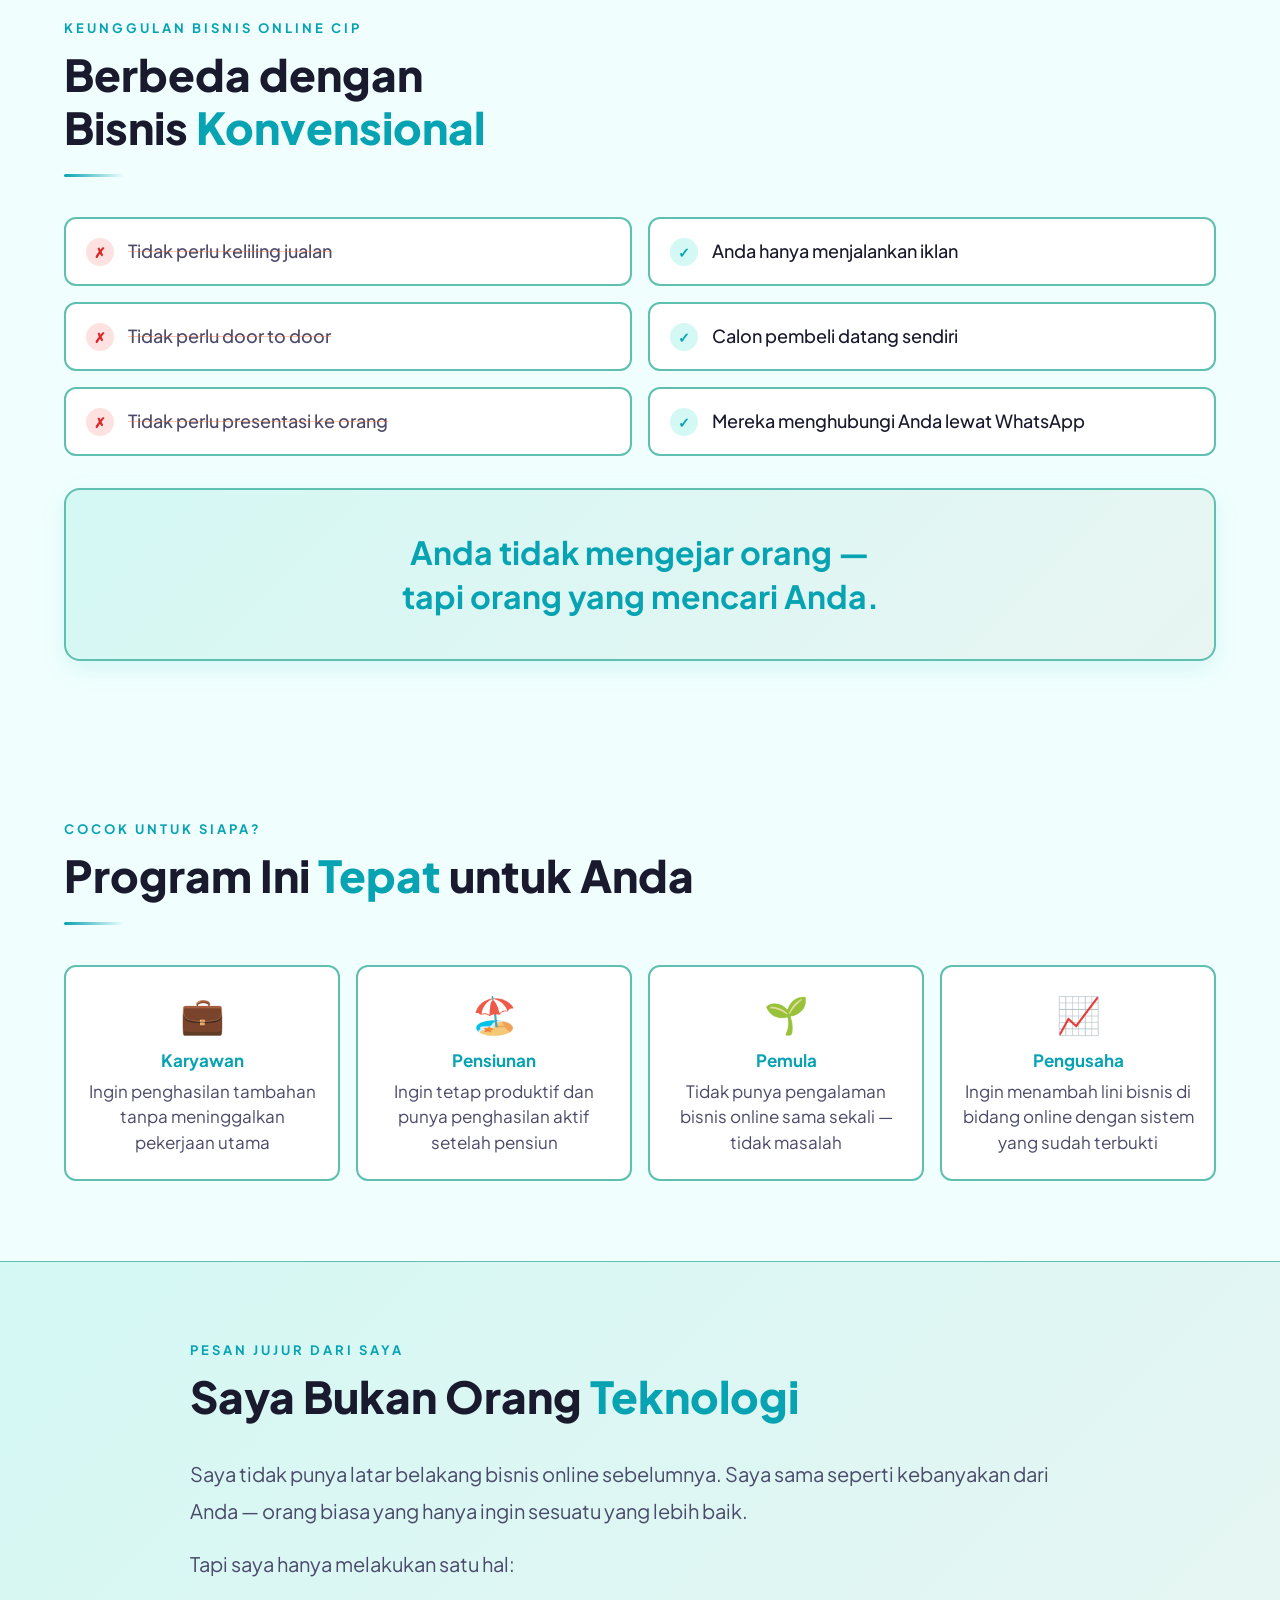
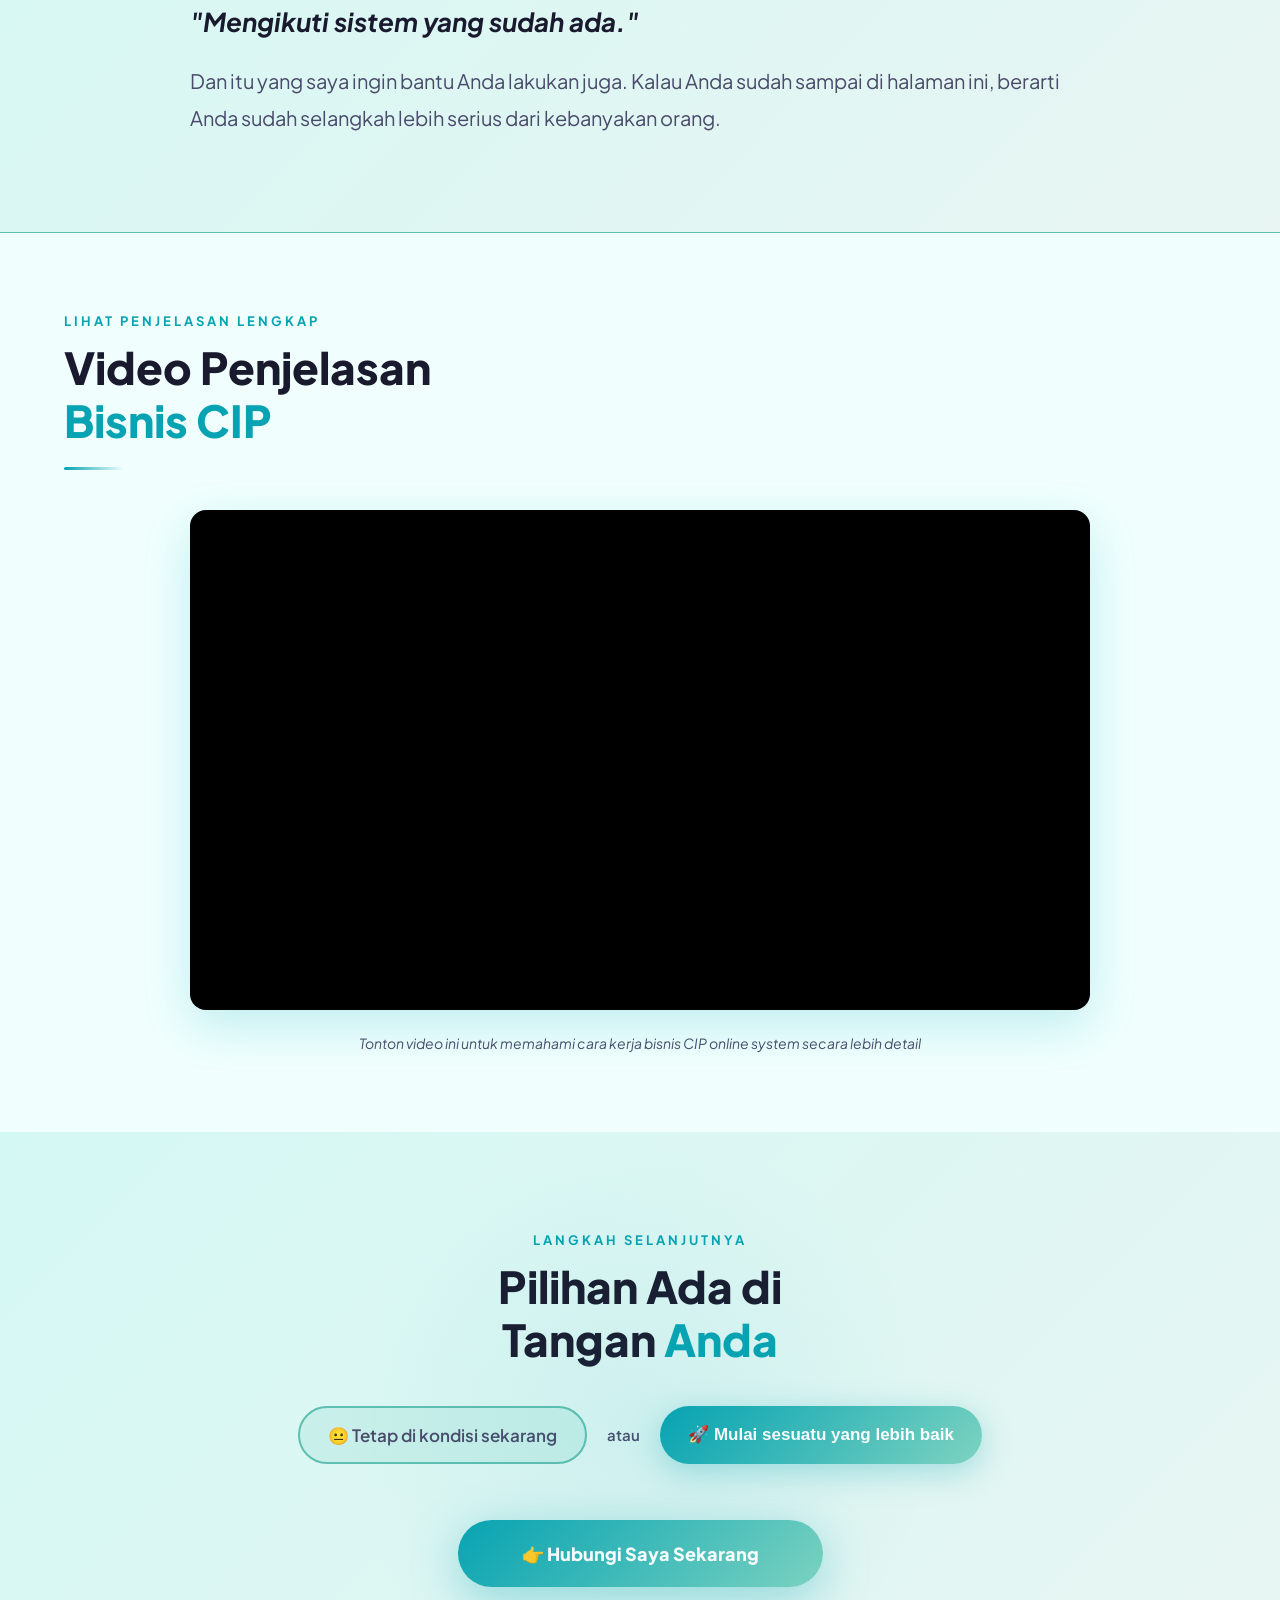
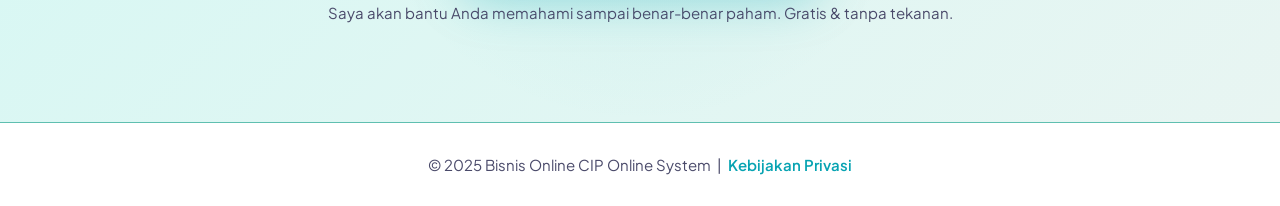
<file: cip.html>
<!DOCTYPE html>
<html lang="id">
<head>
<meta charset="UTF-8">
<meta name="viewport" content="width=device-width, initial-scale=1.0">
<title>Bisnis CIP Online System</title>
<link href="https://fonts.googleapis.com/css2?family=Plus+Jakarta+Sans:wght@300;400;500;600;700&display=swap" rel="stylesheet">
<link rel="stylesheet" href="style_cip.css">
</head>
<body>

<!-- MODAL -->
<div class="modal-overlay" id="modal">
  <div class="modal">
    <h2>Siap Bergabung? 🎉</h2>
    <p>Klik tombol di bawah untuk menghubungi saya langsung via WhatsApp. Saya akan bantu Anda memahami bisnis CIP online system sampai benar-benar paham — gratis & tanpa tekanan.</p>
    <a class="modal-btn" href="https://wa.me/6281234567890?text=Halo,%20saya%20tertarik%20dengan%20bisnis%20CIP%20online%20system" target="_blank">💬 Chat via WhatsApp Sekarang</a>
    <button class="modal-close" onclick="closeModal()">Tidak sekarang</button>
  </div>
</div>

<!-- HERO -->
<section class="hero">
  <div class="badge">Bisnis CIP Online System</div>
  <h1>Bisnis Online <span>TANPA RISIKO</span><br>Yang Bisa Kamu Jalankan<br>Dari Mana Saja</h1>
  <p class="hero-sub">Potensi besar, bimbingan penuh, dan sistem yang bisa kamu wariskan. Tidak perlu pengalaman — cukup ikuti sistemnya.</p>
  <div class="hero-tags">
    <span class="tag">✦ FULL ONLINE</span>
    <span class="tag">✦ ANTI GAGAL</span>
    <span class="tag">✦ PENDAMPINGAN PENUH</span>
    <span class="tag">✦ BISA DIWARISKAN</span>
  </div>
  <button class="cta-btn" onclick="openModal()">👉 Saya Mau Tahu Lebih Lanjut</button>
</section>

<!-- INTRO -->
<div class="section reveal">
  <div class="intro-card">
    <div class="intro-avatar">A</div>
    <div class="intro-name">Arya Wirajaya</div>
    <div class="intro-loc">📍 Denpasar, Bali</div>
    <p class="intro-text">
      "Saya <strong>beruntung</strong> menemukan bisnis CIP online system. Kesempatan seperti ini jarang datang dua kali — bisnis yang benar-benar <strong>TANPA RISIKO</strong>, bonus <strong>ANTI GAGAL</strong>, <strong>POTENSI BESAR</strong>, dan <strong>PENDAMPINGAN</strong> penuh hingga sukses. Bisa dijalankan <strong>FULL ONLINE</strong> dari mana pun Anda berada — dan lebih dari itu, ini adalah sistem yang bisa Anda miliki dan <strong>WARISKAN</strong>."
    </p>
  </div>
</div>

<!-- WHY -->
<div class="section reveal">
  <div class="section-label">Kenapa Saya Pilih Ini?</div>
  <h2 class="section-title">Dulu Saya Juga<br><span>Bingung & Ragu</span></h2>
  <div class="divider"></div>
  <div class="pain-grid">
    <div class="pain-card">
      <div class="pain-icon">😕</div>
      <h3>Bingung Mulai dari Mana</h3>
      <p>Terlalu banyak pilihan bisnis online di luar sana, tapi tidak tahu mana yang benar-benar terbukti.</p>
    </div>
    <div class="pain-card">
      <div class="pain-icon">😰</div>
      <h3>Takut Karena Belum Pengalaman</h3>
      <p>Merasa tidak punya keahlian khusus di dunia bisnis atau teknologi online.</p>
    </div>
    <div class="pain-card">
      <div class="pain-icon">💸</div>
      <h3>Khawatir Soal Modal</h3>
      <p>Tidak mau ambil risiko besar hanya untuk mencoba sesuatu yang belum tentu berhasil.</p>
    </div>
  </div>
  <div class="highlight-box" style="margin-top:40px;">
    <p class="big-text">Lalu saya menemukan satu sistem bisnis online yang bisa dijalankan dari rumah, <em>tanpa pengalaman</em>, dan ada bimbingan nyata di setiap langkahnya.</p>
  </div>
</div>

<!-- STEPS -->
<div class="section reveal">
  <div class="section-label">Cara Kerjanya</div>
  <h2 class="section-title">4 Langkah <span>Sederhana</span><br>Menuju Penghasilan Tambahan</h2>
  <div class="divider"></div>
  <div class="steps-wrapper">
    <div class="step">
      <div class="step-left">
        <div class="step-num">1</div>
        <div class="step-line"></div>
      </div>
      <div class="step-content">
        <h3>Pelajari Pola Bisnis (Gratis & Dibimbing)</h3>
        <p>Anda akan mengikuti presentasi online untuk memahami cara kerjanya. Tidak dilepas sendiri — ada arahan sampai benar-benar paham.</p>
      </div>
    </div>
    <div class="step">
      <div class="step-left">
        <div class="step-num">2</div>
        <div class="step-line"></div>
      </div>
      <div class="step-content">
        <h3>Registrasi Online</h3>
        <p>Jika Anda merasa cocok, langsung daftar di bisnis CIP online system melalui website resmi. Prosesnya mudah dan cepat.</p>
      </div>
    </div>
    <div class="step">
      <div class="step-left">
        <div class="step-num">3</div>
        <div class="step-line"></div>
      </div>
      <div class="step-content">
        <h3>Belajar Iklan Online (Ada Bimbingan)</h3>
        <p>Diajarkan cara membuat iklan sederhana. Tidak perlu jago online — semua ada panduannya dari awal.</p>
      </div>
    </div>
    <div class="step">
      <div class="step-left">
        <div class="step-num">4</div>
        <div class="step-line"></div>
      </div>
      <div class="step-content">
        <h3>Mulai dari Produk Sendiri</h3>
        <p>Cukup menabung atas nama diri sendiri sebesar <strong style="color:var(--gold-light)">Rp 400.000 per bulan</strong> — modal kecil, potensi besar.</p>
      </div>
    </div>
  </div>
</div>

<!-- BENEFITS -->
<div class="section reveal">
  <div class="section-label">Keunggulan Bisnis Online CIP</div>
  <h2 class="section-title">Berbeda dengan<br>Bisnis <span>Konvensional</span></h2>
  <div class="divider"></div>
  <div class="benefits-grid">
    <div class="benefit-row">
      <div class="benefit-icon-x">✗</div>
      <span class="benefit-text strikethrough">Tidak perlu keliling jualan</span>
    </div>
    <div class="benefit-row">
      <div class="benefit-icon-check">✓</div>
      <span class="benefit-text">Anda hanya menjalankan iklan</span>
    </div>
    <div class="benefit-row">
      <div class="benefit-icon-x">✗</div>
      <span class="benefit-text strikethrough">Tidak perlu door to door</span>
    </div>
    <div class="benefit-row">
      <div class="benefit-icon-check">✓</div>
      <span class="benefit-text">Calon pembeli datang sendiri</span>
    </div>
    <div class="benefit-row">
      <div class="benefit-icon-x">✗</div>
      <span class="benefit-text strikethrough">Tidak perlu presentasi ke orang</span>
    </div>
    <div class="benefit-row">
      <div class="benefit-icon-check">✓</div>
      <span class="benefit-text">Mereka menghubungi Anda lewat WhatsApp</span>
    </div>
  </div>
  <div class="highlight-box">
    <p class="big-text">Anda tidak mengejar orang —<br><strong>tapi orang yang mencari Anda.</strong></p>
  </div>
</div>

<!-- AUDIENCE -->
<div class="section reveal">
  <div class="section-label">Cocok untuk Siapa?</div>
  <h2 class="section-title">Program Ini <span>Tepat</span> untuk Anda</h2>
  <div class="divider"></div>
  <div class="audience-grid">
    <div class="audience-card">
      <div class="icon">💼</div>
      <h3>Karyawan</h3>
      <p>Ingin penghasilan tambahan tanpa meninggalkan pekerjaan utama</p>
    </div>
    <div class="audience-card">
      <div class="icon">🏖️</div>
      <h3>Pensiunan</h3>
      <p>Ingin tetap produktif dan punya penghasilan aktif setelah pensiun</p>
    </div>
    <div class="audience-card">
      <div class="icon">🌱</div>
      <h3>Pemula</h3>
      <p>Tidak punya pengalaman bisnis online sama sekali — tidak masalah</p>
    </div>
    <div class="audience-card">
      <div class="icon">📈</div>
      <h3>Pengusaha</h3>
      <p>Ingin menambah lini bisnis di bidang online dengan sistem yang sudah terbukti</p>
    </div>
  </div>
</div>

<!-- PERSONAL MESSAGE -->
<section class="personal-section">
  <div class="personal-inner reveal">
    <div class="section-label">Pesan Jujur dari Saya</div>
    <h2 class="section-title" style="margin-bottom:32px;">Saya Bukan Orang <span>Teknologi</span></h2>
    <p>Saya tidak punya latar belakang bisnis online sebelumnya. Saya sama seperti kebanyakan dari Anda — orang biasa yang hanya ingin sesuatu yang lebih baik.</p>
    <p>Tapi saya hanya melakukan satu hal:</p>
    <p class="emphasis">"Mengikuti sistem yang sudah ada."</p>
    <p>Dan itu yang saya ingin bantu Anda lakukan juga. Kalau Anda sudah sampai di halaman ini, berarti Anda sudah selangkah lebih serius dari kebanyakan orang.</p>
  </div>
</section>

<!-- VIDEO SECTION -->
<div class="section reveal">
  <div class="section-label">Lihat Penjelasan Lengkap</div>
  <h2 class="section-title">Video Penjelasan<br><span>Bisnis CIP</span></h2>
  <div class="divider"></div>
  <div class="video-container">
    <iframe 
      width="100%" 
      height="500" 
      src="https://www.youtube.com/embed/Idf263e-reY" 
      title="Penjelasan Bisnis CIP Online System" 
      frameborder="0" 
      allow="accelerometer; autoplay; clipboard-write; encrypted-media; gyroscope; picture-in-picture; web-share" 
      allowfullscreen>
    </iframe>
  </div>
  <p class="video-caption" style="text-align:center; margin-top:24px; font-size:14px; color:#666;">
    Tonton video ini untuk memahami cara kerja bisnis CIP online system secara lebih detail
  </p>
</div>

<!-- CTA FINAL -->
<section class="cta-section reveal">
  <div class="section-label">Langkah Selanjutnya</div>
  <h2 class="section-title" style="text-align:center;">Pilihan Ada di<br>Tangan <span>Anda</span></h2>
  <div class="choice-box">
    <div class="choice-stay">😐 Tetap di kondisi sekarang</div>
    <div class="vs-label">atau</div>
    <button class="choice-grow" onclick="openModal()">🚀 Mulai sesuatu yang lebih baik</button>
  </div>
  <a class="final-cta-btn" onclick="openModal()" href="#">👉 Hubungi Saya Sekarang</a>
  <p class="small-note">Saya akan bantu Anda memahami sampai benar-benar paham. Gratis & tanpa tekanan.</p>
</section>

<footer>
  <p>© 2025 Bisnis Online CIP Online System &nbsp;|&nbsp; <a href="#">Kebijakan Privasi</a></p>
</footer>

<script>
  // Scroll reveal
  const reveals = document.querySelectorAll('.reveal');
  const observer = new IntersectionObserver((entries) => {
    entries.forEach(e => {
      if (e.isIntersecting) {
        e.target.classList.add('visible');
        observer.unobserve(e.target);
      }
    });
  }, { threshold: 0.1 });
  reveals.forEach(r => observer.observe(r));

  function openModal() {
    document.getElementById('modal').classList.add('open');
    document.body.style.overflow = 'hidden';
  }

  function closeModal() {
    document.getElementById('modal').classList.remove('open');
    document.body.style.overflow = '';
  }

  document.getElementById('modal').addEventListener('click', function(e) {
    if (e.target === this) closeModal();
  });
</script>

</body>
</html>
</file>
<file: style_index.css>
*, *::before, *::after { box-sizing: border-box; margin: 0; padding: 0; }

:root {
  --orange:    #FF6B35;
  --orange-lt: #FF8C5A;
  --yellow:    #FFD23F;
  --green:     #06D6A0;
  --green-dk:  #04B48A;
  --sky:       #E8F9FF;
  --white:     #FFFFFF;
  --ink:       #1A1A2E;
  --ink-soft:  #4A4A6A;
  --surface:   #FFF8F0;
  --card:      #FFFFFF;
  --radius:    16px;
}

html { scroll-behavior: smooth; }

body {
  font-family: 'Plus Jakarta Sans', sans-serif;
  background: var(--surface);
  color: var(--ink);
  overflow-x: hidden;
}

/* ── HERO ──────────────────────────────────────────────── */
.hero {
  position: relative;
  background: linear-gradient(135deg, #FF6B35 0%, #FF9F1C 50%, #FFD23F 100%);
  padding: 100px 40px 140px;
  overflow: hidden;
}
.hero::before {
  content: '';
  position: absolute; inset: 0;
  background: radial-gradient(ellipse at 10% 90%, rgba(255,255,255,.18) 0%, transparent 55%),
              radial-gradient(ellipse at 85% 10%, rgba(255,255,255,.14) 0%, transparent 50%);
  pointer-events: none;
}
/* decorative blobs */
.hero::after {
  content: '';
  position: absolute;
  width: 320px; height: 320px;
  border-radius: 50%;
  background: rgba(255,255,255,.08);
  bottom: -100px; left: -80px;
  pointer-events: none;
}
.hero-inner {
  max-width: 1400px;
  margin: 0 auto;
  display: grid;
  grid-template-columns: 1fr 1fr;
  align-items: center;
  gap: 80px;
}
.hero-text { position: relative; z-index: 1; }
.hero-badge {
  display: inline-block;
  background: rgba(255,255,255,.25);
  color: var(--white);
  font-weight: 700;
  font-size: 0.92rem;
  letter-spacing: .12em;
  text-transform: uppercase;
  padding: 6px 18px;
  border-radius: 100px;
  border: 1.5px solid rgba(255,255,255,.4);
  margin-bottom: 22px;
  animation: fadeDown .6s ease both;
}
.hero h1 {
  font-size: clamp(2.2rem, 6vw, 4.2rem);
  font-weight: 800;
  color: var(--white);
  line-height: 1.15;
  margin-bottom: 24px;
  animation: fadeDown .7s .1s ease both;
  text-shadow: 0 2px 16px rgba(0,0,0,.12);
}
.hero h1 span {
  background: rgba(255,255,255,.25);
  border-radius: 8px;
  padding: 0 6px;
}
.hero p {
  font-size: clamp(1.1rem, 2.4vw, 1.35rem);
  color: rgba(255,255,255,.92);
  max-width: 480px;
  margin-bottom: 18px;
  line-height: 1.8;
  animation: fadeDown .7s .2s ease both;
}
.hero-ctas {
  display: flex; flex-wrap: wrap; gap: 14px;
  animation: fadeDown .7s .3s ease both;
  margin-top: 32px;
}
/* illustration side */
.hero-visual {
  position: relative; z-index: 1;
  display: flex; align-items: center; justify-content: center;
  animation: fadeRight .8s .2s ease both;
}
.hero-visual svg { width: 100%; max-width: 460px; filter: drop-shadow(0 20px 40px rgba(0,0,0,.18)); }

/* floating badges on illustration */
.float-badges {
  position: absolute;
  top: 0; left: 0; right: 0; bottom: 0;
  pointer-events: none;
}
.fbadge {
  position: absolute;
  background: var(--white);
  border-radius: 14px;
  padding: 12px 16px;
  font-size: 0.96rem;
  font-weight: 700;
  color: var(--ink);
  box-shadow: 0 8px 24px rgba(0,0,0,.14);
  display: flex; align-items: center; gap: 7px;
  white-space: nowrap;
}
.fbadge-1 { top: 8%; left: -4%; animation: floatA 3s ease-in-out infinite; }
.fbadge-2 { bottom: 20%; left: -6%; animation: floatB 3.5s ease-in-out infinite; }
.fbadge-3 { top: 14%; right: -4%; animation: floatA 4s .5s ease-in-out infinite; }

@keyframes floatA {
  0%,100% { transform: translateY(0); }
  50%      { transform: translateY(-8px); }
}
@keyframes floatB {
  0%,100% { transform: translateY(0); }
  50%      { transform: translateY(8px); }
}
@keyframes fadeRight {
  from { opacity: 0; transform: translateX(40px); }
  to   { opacity: 1; transform: translateX(0); }
}

@media (max-width: 760px) {
  .hero { padding: 56px 20px 80px; }
  .hero-inner { grid-template-columns: 1fr; text-align: center; gap: 36px; }
  .hero p { margin-left: auto; margin-right: auto; }
  .hero-ctas { justify-content: center; }
  .hero-visual { order: -1; }
  .hero-visual svg { max-width: 300px; }
  .fbadge-1, .fbadge-2, .fbadge-3 { display: none; }
}
.btn-primary {
  background: var(--white);
  color: var(--orange);
  font-weight: 800;
  font-size: 1.1rem;
  padding: 18px 44px;
  border-radius: 100px;
  border: none;
  cursor: pointer;
  text-decoration: none;
  display: inline-flex; align-items: center; gap: 8px;
  box-shadow: 0 8px 30px rgba(0,0,0,.15);
  transition: transform .2s, box-shadow .2s;
}
.btn-primary:hover { transform: translateY(-3px); box-shadow: 0 14px 36px rgba(0,0,0,.2); }
.btn-outline {
  background: transparent;
  color: var(--white);
  font-weight: 700;
  font-size: 1rem;
  padding: 15px 32px;
  border-radius: 100px;
  border: 2px solid rgba(255,255,255,.7);
  cursor: pointer;
  text-decoration: none;
  transition: background .2s, transform .2s;
}
.btn-outline:hover { background: rgba(255,255,255,.15); transform: translateY(-3px); }

/* wave divider */
.wave { display: block; line-height: 0; }
.wave svg { display: block; width: 100%; }

/* ── SECTIONS COMMON ───────────────────────────────────── */
section { padding: 120px 24px; }
.container { max-width: 1400px; margin: 0 auto; }
.section-tag {
  display: inline-block;
  font-size: 0.89rem;
  font-weight: 700;
  letter-spacing: .14em;
  text-transform: uppercase;
  padding: 5px 14px;
  border-radius: 100px;
  margin-bottom: 14px;
}
.tag-red   { background: #FFF0EA; color: var(--orange); }
.tag-green { background: #E6FBF5; color: var(--green-dk); }
.tag-blue  { background: #E8F4FF; color: #0077CC; }
.tag-yellow{ background: #FFFAE0; color: #B8860B; }

h2 {
  font-size: clamp(2.2rem, 6vw, 3.4rem);
  font-weight: 800;
  line-height: 1.2;
  margin-bottom: 18px;
}
.sub {
  font-size: clamp(1.15rem, 2.2vw, 1.4rem);
  color: var(--ink-soft);
  line-height: 1.8;
  margin-bottom: 48px;
}

/* ── MASALAH ────────────────────────────────────────────── */
#masalah { background: var(--white); }
.problem-grid {
  display: grid;
  grid-template-columns: repeat(3, 1fr);
  gap: 24px;
  margin-bottom: 48px;
}
.problem-card {
  background: #FFF5F0;
  border: 1.5px solid #FFD5C4;
  border-radius: var(--radius);
  padding: 28px 24px;
  display: flex; gap: 16px; align-items: flex-start;
  transition: transform .2s, box-shadow .2s;
}
.problem-card:hover { transform: translateY(-4px); box-shadow: 0 8px 24px rgba(255,107,53,.12); }
.problem-icon { font-size: 1.6rem; flex-shrink: 0; margin-top: 2px; }
.problem-card p { font-size: 1.05rem; font-weight: 600; color: var(--ink); line-height: 1.5; }
.emotional-box {
  background: linear-gradient(135deg, #FFF5F0, #FFF0E8);
  border-left: 4px solid var(--orange);
  border-radius: var(--radius);
  padding: 36px 36px;
  margin-top: 16px;
}
.emotional-box p { font-size: 1.05rem; color: var(--ink-soft); line-height: 1.8; }
.emotional-box strong { color: var(--orange); }

/* ── FRUSTRASI ──────────────────────────────────────────── */
#frustrasi { background: var(--surface); }
.frustrasi-inner {
  display: grid;
  grid-template-columns: 1fr 1fr;
  gap: 48px;
  align-items: center;
}
.tanpa-list {
  display: flex; flex-direction: column; gap: 14px;
  margin-bottom: 28px;
}
.tanpa-item {
  display: flex; align-items: center; gap: 14px;
  background: var(--white);
  border-radius: 14px;
  padding: 18px 20px;
  box-shadow: 0 2px 12px rgba(0,0,0,.06);
  font-size: 1.08rem; font-weight: 600; color: var(--ink);
  border-left: 4px solid #FFD5C4;
  transition: transform .2s;
}
.tanpa-item:hover { transform: translateX(5px); }
.tanpa-item .ti-ico {
  width: 40px; height: 40px; border-radius: 12px;
  background: #FFF0EA;
  display: flex; align-items: center; justify-content: center;
  font-size: 1.2rem; flex-shrink: 0;
}
.akibat-label {
  font-weight: 800; font-size: 1rem;
  color: var(--ink-soft); text-transform: uppercase;
  letter-spacing: .1em; margin-bottom: 12px;
}
.akibat-chain { display: flex; flex-wrap: wrap; align-items: center; gap: 8px; }
.akibat-arrow { font-size: 1.2rem; color: #FFAD8A; font-weight: 800; }

/* ── COMIC STRIP ───────────────────────────────────────── */
.comic-strip {
  display: flex;
  align-items: center;
  gap: 6px;
  margin-top: 4px;
}
.comic-panel {
  flex: 1;
  border-radius: 12px;
  overflow: hidden;
  border: 3px solid var(--ink);
  box-shadow: 4px 4px 0 var(--ink);
  background: var(--white);
  transition: transform .2s, box-shadow .2s;
  cursor: default;
}
.comic-panel:hover {
  transform: translate(-2px, -2px);
  box-shadow: 6px 6px 0 var(--ink);
}
.panel-number {
  background: var(--ink);
  color: var(--yellow);
  font-weight: 800;
  font-size: 0.88rem;
  padding: 5px 12px;
  letter-spacing: .08em;
}
.panel-scene svg { display: block; width: 100%; }
.panel-caption {
  background: var(--ink);
  color: var(--white);
  font-weight: 700;
  font-size: 0.92rem;
  text-align: center;
  padding: 6px 8px;
  line-height: 1.4;
}
.comic-arrow {
  font-size: 1.4rem;
  color: var(--orange);
  font-weight: 900;
  flex-shrink: 0;
  animation: pulseArrow 1.4s ease-in-out infinite;
}
@keyframes pulseArrow {
  0%,100% { transform: translateX(0); opacity: 1; }
  50%      { transform: translateX(4px); opacity: .6; }
}
@media (max-width: 500px) {
  .comic-strip { gap: 4px; }
  .panel-caption { font-size: .7rem; padding: 5px 4px; }
}
.frustrasi-visual {
  position: relative;
  display: flex; align-items: center; justify-content: center;
}
.frustrasi-visual svg {
  width: 100%; max-width: 400px;
  filter: drop-shadow(0 16px 36px rgba(255,107,53,.15));
}
@media (max-width: 760px) {
  .frustrasi-inner { grid-template-columns: 1fr; gap: 32px; }
  .frustrasi-visual { order: -1; }
  .frustrasi-visual svg { max-width: 260px; }
}

/* ── SOLUSI ─────────────────────────────────────────────── */
#solusi {
  background: linear-gradient(160deg, #E8FBF4 0%, #EFF9FF 100%);
}
.solution-list {
  display: flex; flex-direction: column; gap: 14px;
  margin-bottom: 32px;
}
.sol-item {
  background: var(--white);
  border-radius: 14px;
  padding: 18px 22px;
  display: flex; align-items: center; gap: 14px;
  box-shadow: 0 2px 12px rgba(6,214,160,.1);
  transition: transform .2s;
}
.sol-item:hover { transform: translateX(6px); }
.sol-check {
  width: 36px; height: 36px; border-radius: 50%;
  background: var(--green);
  display: flex; align-items: center; justify-content: center;
  color: white; font-size: 1rem; flex-shrink: 0;
}
.sol-item p { font-size: 1.08rem; font-weight: 600; color: var(--ink); }
.highlight-box {
  background: var(--green);
  border-radius: 16px;
  padding: 28px 32px;
  color: var(--white);
  font-weight: 700;
  font-size: 1.18rem;
  text-align: center;
}

/* ── CARA KERJA ─────────────────────────────────────────── */
#cara-kerja { background: var(--white); }
.steps {
  display: grid;
  grid-template-columns: repeat(4, 1fr);
  gap: 28px;
}
.step-card {
  background: var(--surface);
  border-radius: var(--radius);
  padding: 28px 22px;
  text-align: center;
  position: relative;
  transition: transform .2s, box-shadow .2s;
}
.step-card:hover { transform: translateY(-6px); box-shadow: 0 12px 32px rgba(255,107,53,.12); }
.step-num {
  width: 48px; height: 48px;
  background: linear-gradient(135deg, var(--orange), var(--yellow));
  border-radius: 50%;
  display: flex; align-items: center; justify-content: center;
  font-weight: 800; font-size: 1.2rem; color: var(--white);
  margin: 0 auto 16px;
  box-shadow: 0 6px 20px rgba(255,107,53,.35);
}
.step-card h3 { font-size: 1.15rem; font-weight: 800; margin-bottom: 10px; color: var(--ink); }
.step-card p  { font-size: 1.02rem; color: var(--ink-soft); line-height: 1.6; }

/* ── BUKTI ──────────────────────────────────────────────── */
#bukti { background: linear-gradient(160deg, #FFFAE8 0%, #FFF5F0 100%); }
.proof-grid {
  display: flex;
  flex-wrap: wrap;
  justify-content: center;
  gap: 24px;
  margin-bottom: 48px;
}
.proof-card {
  background: var(--white);
  border-radius: var(--radius);
  padding: 32px 24px;
  text-align: center;
  box-shadow: 0 4px 20px rgba(0,0,0,.06);
  transition: transform .2s;
  width: 260px;
  flex-shrink: 0;
}
.proof-card:hover { transform: translateY(-4px); }
.proof-card .emoji { font-size: 2rem; display: block; margin-bottom: 10px; }
.proof-card p { font-size: 1.02rem; font-weight: 600; color: var(--ink-soft); }
.stat-row {
  display: flex; flex-wrap: wrap; gap: 16px; justify-content: center;
}
.stat-chip {
  background: var(--white);
  border: 2px solid var(--yellow);
  border-radius: 100px;
  padding: 12px 28px;
  font-weight: 800; font-size: 1.08rem;
  color: var(--orange);
  box-shadow: 0 4px 16px rgba(255,210,63,.25);
}

/* ── KEUNGGULAN ─────────────────────────────────────────── */
#keunggulan { background: var(--white); }
.feature-grid {
  display: grid;
  grid-template-columns: repeat(5, 1fr);
  gap: 24px;
}
.feature-card {
  background: linear-gradient(135deg, #FFF8F0, #FFF3E8);
  border: 1.5px solid #FFE0CC;
  border-radius: var(--radius);
  padding: 26px 22px;
  transition: transform .2s, box-shadow .2s;
}
.feature-card:hover { transform: translateY(-5px); box-shadow: 0 10px 30px rgba(255,107,53,.15); }
.feature-card .fire { font-size: 1.8rem; margin-bottom: 12px; display: block; }
.feature-card h3 { font-size: 1.15rem; font-weight: 800; color: var(--ink); margin-bottom: 8px; }
.feature-card p  { font-size: 1.02rem; color: var(--ink-soft); line-height: 1.6; }

/* ── CTA FINAL ──────────────────────────────────────────── */
#cta {
  background: linear-gradient(135deg, #FF6B35 0%, #FF9F1C 60%, #FFD23F 100%);
  text-align: center;
  padding: 88px 24px;
  position: relative;
  overflow: hidden;
}
#cta::before {
  content: '';
  position: absolute; inset: 0;
  background: radial-gradient(ellipse at 50% 120%, rgba(255,255,255,.2) 0%, transparent 55%);
  pointer-events: none;
}
#cta h2 { color: var(--white); text-shadow: 0 2px 12px rgba(0,0,0,.15); margin-bottom: 16px; }
#cta .urgency {
  color: rgba(255,255,255,.9);
  font-size: 1.15rem;
  line-height: 1.7;
  max-width: 520px;
  margin: 0 auto 36px;
}
#cta .urgency strong { color: var(--white); }
.cta-btns {
  display: flex; flex-wrap: wrap; gap: 14px;
  justify-content: center;
}
.btn-white {
  background: var(--white);
  color: var(--orange);
  font-weight: 800; font-size: 1.05rem;
  padding: 18px 40px;
  border-radius: 100px;
  border: none; cursor: pointer;
  text-decoration: none;
  box-shadow: 0 8px 30px rgba(0,0,0,.18);
  transition: transform .2s, box-shadow .2s;
}
.btn-white:hover { transform: translateY(-4px); box-shadow: 0 14px 38px rgba(0,0,0,.25); }
.btn-clear {
  background: transparent;
  color: var(--white);
  font-weight: 700; font-size: 1rem;
  padding: 17px 36px;
  border-radius: 100px;
  border: 2px solid rgba(255,255,255,.75);
  cursor: pointer; text-decoration: none;
  transition: background .2s, transform .2s;
}
.btn-clear:hover { background: rgba(255,255,255,.15); transform: translateY(-4px); }

/* footer */
footer {
  background: var(--ink);
  color: rgba(255,255,255,.5);
  text-align: center;
  padding: 32px 24px;
  font-size: 0.98rem;
}

/* ── ANIMATIONS ─────────────────────────────────────────── */
@keyframes fadeDown {
  from { opacity: 0; transform: translateY(-20px); }
  to   { opacity: 1; transform: translateY(0); }
}

/* ── RESPONSIVE ─────────────────────────────────────────── */
@media (max-width: 1200px) {
  .problem-grid {
    grid-template-columns: repeat(2, 1fr);
  }
  .steps {
    grid-template-columns: repeat(2, 1fr);
  }
  .feature-grid {
    grid-template-columns: repeat(3, 1fr);
  }
}

@media (max-width: 760px) {
  .hero { padding: 56px 20px 80px; }
  .hero-inner { grid-template-columns: 1fr; text-align: center; gap: 36px; }
  .hero p { margin-left: auto; margin-right: auto; }
  .hero-ctas { justify-content: center; }
  .hero-visual { order: -1; }
  .hero-visual svg { max-width: 300px; }
  .fbadge-1, .fbadge-2, .fbadge-3 { display: none; }
  
  .problem-grid {
    grid-template-columns: 1fr;
  }
  
  .frustrasi-inner { grid-template-columns: 1fr; gap: 32px; }
  .frustrasi-visual { order: -1; }
  .frustrasi-visual svg { max-width: 260px; }
  
  .steps {
    grid-template-columns: 1fr;
  }
  
  .feature-grid {
    grid-template-columns: 1fr;
  }
}

@media (max-width: 600px) {
  section { padding: 56px 20px; }
  .frustrasi-card { padding: 28px 22px; }
  #cta { padding: 64px 20px; }
  
  .problem-grid {
    grid-template-columns: 1fr;
  }
  
  .steps {
    grid-template-columns: 1fr;
  }
  
  .feature-grid {
    grid-template-columns: 1fr;
  }
}

@media (max-width: 500px) {
  .comic-strip { gap: 4px; }
  .panel-caption { font-size: .7rem; padding: 5px 4px; }
}
</file>
<file: style_cip.css>
:root {
  --primary: #07A3B2;
  --primary-dark: #058B98;
  --accent: #7DD3C0;
  --white: #FFFFFF;
  --ink: #1A1A2E;
  --ink-soft: #4A4A6A;
  --surface: #F0FFFE;
  --card: #FFFFFF;
}

* { margin: 0; padding: 0; box-sizing: border-box; }

body {
  background: var(--surface);
  color: var(--ink);
  font-family: 'Plus Jakarta Sans', sans-serif;
  overflow-x: hidden;
}

/* HERO */
.hero {
  min-height: 100vh;
  background: linear-gradient(135deg, #07A3B2 0%, #3BA99D 50%, #7DD3C0 100%);
  display: flex;
  flex-direction: column;
  align-items: center;
  justify-content: center;
  text-align: center;
  padding: 60px 24px;
  position: relative;
  overflow: hidden;
}

.hero::before {
  content: '';
  position: absolute;
  top: -200px;
  left: 50%;
  transform: translateX(-50%);
  width: 800px;
  height: 800px;
  background: radial-gradient(circle, rgba(255,255,255,0.2) 0%, transparent 70%);
  pointer-events: none;
}

.hero::after {
  content: '';
  position: absolute;
  bottom: 0;
  left: 0;
  right: 0;
  height: 1px;
  background: linear-gradient(90deg, transparent, rgba(255,255,255,0.5), transparent);
}

.badge {
  display: inline-block;
  border: 2px solid rgba(255,255,255,0.9);
  color: var(--white);
  font-size: 13px;
  letter-spacing: 3px;
  text-transform: uppercase;
  padding: 10px 22px;
  border-radius: 100px;
  margin-bottom: 32px;
  animation: fadeDown 0.8s ease forwards;
  opacity: 0;
  background: rgba(255,255,255,0.15);
  font-weight: 800;
}

.hero h1 {
  font-family: 'Plus Jakarta Sans', sans-serif;
  font-size: clamp(36px, 6vw, 72px);
  font-weight: 900;
  line-height: 1.1;
  max-width: 1000px;
  animation: fadeDown 0.8s 0.2s ease forwards;
  opacity: 0;
  color: var(--white);
}

.hero h1 span {
  background: rgba(255,255,255,0.3);
  border-radius: 8px;
  padding: 0 8px;
}

.hero-sub {
  font-size: clamp(16px, 2vw, 20px);
  color: rgba(255,255,255,0.95);
  max-width: 700px;
  margin: 24px auto 0;
  line-height: 1.7;
  animation: fadeDown 0.8s 0.4s ease forwards;
  opacity: 0;
}

.hero-tags {
  display: flex;
  flex-wrap: wrap;
  gap: 12px;
  justify-content: center;
  margin-top: 36px;
  animation: fadeDown 0.8s 0.6s ease forwards;
  opacity: 0;
}

.tag {
  background: rgba(7,163,178,0.15);
  border: 1px solid rgba(7,163,178,0.4);
  color: var(--white);
  font-size: 15px;
  font-weight: 600;
  padding: 10px 18px;
  border-radius: 100px;
}

.cta-btn {
  display: inline-block;
  margin-top: 48px;
  background: var(--white);
  color: var(--primary);
  font-family: 'Plus Jakarta Sans', sans-serif;
  font-size: 18px;
  font-weight: 800;
  letter-spacing: 1px;
  padding: 18px 48px;
  border-radius: 100px;
  text-decoration: none;
  cursor: pointer;
  border: none;
  animation: fadeDown 0.8s 0.8s ease forwards;
  opacity: 0;
  transition: transform 0.2s, box-shadow 0.2s;
  box-shadow: 0 12px 48px rgba(7,163,178,0.25);
}

.cta-btn:hover {
  transform: translateY(-4px);
  box-shadow: 0 16px 64px rgba(7,163,178,0.4);
}

/* INTRO SECTION */
.section {
  padding: 80px 24px;
  max-width: 1200px;
  margin: 0 auto;
  background: var(--surface);
}

.intro-card {
  background: var(--white);
  border: 2px solid #5FBFB0;
  border-radius: 20px;
  padding: 48px 40px;
  position: relative;
  overflow: hidden;
  box-shadow: 0 8px 24px rgba(7,163,178,0.1);
}

.intro-card::before {
  content: '"';
  position: absolute;
  top: -20px;
  left: 24px;
  font-size: 120px;
  color: rgba(255,107,53,0.08);
  font-family: 'Plus Jakarta Sans', sans-serif;
  line-height: 1;
}

.intro-avatar {
  width: 64px;
  height: 64px;
  background: linear-gradient(135deg, var(--primary), var(--accent));
  border-radius: 50%;
  display: flex;
  align-items: center;
  justify-content: center;
  font-size: 24px;
  font-weight: 700;
  color: var(--white);
  margin-bottom: 20px;
  font-family: 'Plus Jakarta Sans', sans-serif;
  box-shadow: 0 6px 20px rgba(7,163,178,0.3);
}

.intro-name {
  font-family: 'Plus Jakarta Sans', sans-serif;
  font-size: 22px;
  color: var(--primary);
  margin-bottom: 4px;
  font-weight: 700;
}

.intro-loc {
  font-size: 15px;
  color: var(--ink-soft);
  margin-bottom: 24px;
}

.intro-text {
  font-size: 20px;
  line-height: 1.8;
  color: var(--ink);
}

.intro-text strong {
  color: var(--primary);
  font-weight: 800;
}

/* SECTION TITLE */
.section-label {
  font-size: 13px;
  letter-spacing: 3px;
  text-transform: uppercase;
  color: var(--primary);
  margin-bottom: 12px;
  font-weight: 700;
}

.section-title {
  font-family: 'Plus Jakarta Sans', sans-serif;
  font-size: clamp(28px, 4vw, 44px);
  font-weight: 800;
  line-height: 1.2;
  margin-bottom: 16px;
  color: var(--ink);
}

.section-title span {
  color: var(--primary);
}

.section-desc {
  color: var(--ink-soft);
  font-size: 20px;
  line-height: 1.7;
  max-width: 800px;
}

/* PAIN POINTS */
.pain-grid {
  display: grid;
  grid-template-columns: repeat(auto-fit, minmax(240px, 1fr));
  gap: 20px;
  margin-top: 40px;
}

.pain-card {
  background: #D4F8F4;
  border: 2px solid #5FBFB0;
  border-radius: 14px;
  padding: 28px 24px;
  transition: transform 0.2s, box-shadow 0.2s;
}

.pain-card:hover {
  transform: translateY(-4px);
  box-shadow: 0 8px 24px rgba(7,163,178,0.15);
}

.pain-icon {
  font-size: 32px;
  margin-bottom: 14px;
}

.pain-card h3 {
  font-size: 17px;
  font-weight: 700;
  color: var(--primary);
  margin-bottom: 8px;
}

.pain-card p {
  font-size: 18px;
  color: var(--ink-soft);
  line-height: 1.6;
}

/* STEPS */
.steps-wrapper {
  margin-top: 48px;
  display: flex;
  flex-direction: column;
  gap: 0;
}

.step {
  display: flex;
  gap: 24px;
  position: relative;
  padding-bottom: 40px;
}

.step:last-child {
  padding-bottom: 0;
}

.step-left {
  display: flex;
  flex-direction: column;
  align-items: center;
  min-width: 56px;
}

.step-num {
  width: 56px;
  height: 56px;
  border-radius: 50%;
  background: linear-gradient(135deg, var(--primary), var(--accent));
  color: var(--white);
  font-family: 'Plus Jakarta Sans', sans-serif;
  font-size: 22px;
  font-weight: 800;
  display: flex;
  align-items: center;
  justify-content: center;
  flex-shrink: 0;
  z-index: 1;
  box-shadow: 0 6px 20px rgba(7,163,178,0.3);
}

.step-line {
  flex: 1;
  width: 2px;
  background: linear-gradient(180deg, var(--primary), rgba(7,163,178,0.1));
  margin-top: 4px;
}

.step:last-child .step-line { display: none; }

.step-content {
  padding-top: 12px;
}

.step-content h3 {
  font-family: 'Plus Jakarta Sans', sans-serif;
  font-size: 22px;
  color: var(--primary);
  margin-bottom: 8px;
  font-weight: 700;
}

.step-content p {
  font-size: 18px;
  color: var(--ink-soft);
  line-height: 1.7;
}

/* BENEFITS */
.benefits-grid {
  display: grid;
  grid-template-columns: 1fr 1fr;
  gap: 16px;
  margin-top: 40px;
}

@media (max-width: 600px) {
  .benefits-grid { grid-template-columns: 1fr; }
}

.benefit-row {
  display: flex;
  align-items: flex-start;
  gap: 14px;
  padding: 18px 20px;
  background: var(--white);
  border: 2px solid #5FBFB0;
  border-radius: 12px;
}

.benefit-icon-x {
  width: 28px;
  height: 28px;
  border-radius: 50%;
  background: #FEE2E2;
  color: #DC2626;
  font-size: 14px;
  font-weight: 700;
  display: flex;
  align-items: center;
  justify-content: center;
  flex-shrink: 0;
  margin-top: 1px;
}

.benefit-icon-check {
  width: 28px;
  height: 28px;
  border-radius: 50%;
  background: #D4F8F4;
  color: var(--primary);
  font-size: 14px;
  font-weight: 700;
  display: flex;
  align-items: center;
  justify-content: center;
  flex-shrink: 0;
  margin-top: 1px;
}

.benefit-text {
  font-size: 18px;
  color: var(--ink);
  line-height: 1.5;
  font-weight: 500;
}

.benefit-text.strikethrough {
  color: var(--ink-soft);
  text-decoration: line-through;
  text-decoration-color: rgba(255,107,53,0.4);
}

/* HIGHLIGHT CARD */
.highlight-box {
  background: linear-gradient(135deg, #D4F8F4, #E8F5F2);
  border: 2px solid #5FBFB0;
  border-radius: 16px;
  padding: 40px 36px;
  margin-top: 32px;
  text-align: center;
  box-shadow: 0 8px 24px rgba(7,163,178,0.1);
}

.highlight-box .big-text {
  font-family: 'Plus Jakarta Sans', sans-serif;
  font-size: clamp(22px, 3vw, 32px);
  color: var(--primary);
  line-height: 1.4;
  font-weight: 700;
}

/* AUDIENCE */
.audience-grid {
  display: grid;
  grid-template-columns: repeat(auto-fit, minmax(200px, 1fr));
  gap: 16px;
  margin-top: 40px;
}

.audience-card {
  background: var(--white);
  border: 2px solid #5FBFB0;
  border-radius: 12px;
  padding: 24px 20px;
  text-align: center;
  transition: border-color 0.2s, transform 0.2s, box-shadow 0.2s;
}

.audience-card:hover {
  border-color: var(--accent);
  transform: translateY(-4px);
  box-shadow: 0 8px 20px rgba(7,163,178,0.1);
}

.audience-card .icon { font-size: 36px; margin-bottom: 12px; }
.audience-card h3 { font-size: 17px; font-weight: 700; color: var(--primary); margin-bottom: 8px; }
.audience-card p { font-size: 17px; color: var(--ink-soft); line-height: 1.5; }

/* PERSONAL MESSAGE */
.personal-section {
  background: linear-gradient(135deg, #D4F8F4 0%, #E8F5F2 100%);
  border-top: 1px solid #5FBFB0;
  border-bottom: 1px solid #5FBFB0;
  padding: 80px 24px;
}

.personal-inner {
  max-width: 900px;
  margin: 0 auto;
}

.personal-inner p {
  font-size: 20px;
  line-height: 1.85;
  color: var(--ink-soft);
  margin-bottom: 16px;
}

.personal-inner .emphasis {
  font-family: 'Plus Jakarta Sans', sans-serif;
  font-size: 26px;
  color: var(--ink);
  font-style: italic;
  font-weight: 700;
}

/* CTA FINAL */
.cta-section {
  padding: 100px 24px;
  text-align: center;
  position: relative;
  overflow: hidden;
  background: linear-gradient(135deg, #D4F8F4 0%, #E8F5F2 100%);
}

.cta-section::before {
  content: '';
  position: absolute;
  top: 50%;
  left: 50%;
  transform: translate(-50%, -50%);
  width: 600px;
  height: 600px;
  background: radial-gradient(circle, rgba(7,163,178,0.08) 0%, transparent 70%);
  pointer-events: none;
}

.choice-box {
  display: flex;
  gap: 20px;
  justify-content: center;
  flex-wrap: wrap;
  margin: 40px 0;
}

.choice-stay {
  background: #C8EFE9;
  border: 2px solid #5FBFB0;
  color: var(--ink-soft);
  padding: 16px 28px;
  border-radius: 100px;
  font-size: 17px;
  cursor: default;
  font-weight: 600;
}

.choice-grow {
  background: linear-gradient(135deg, var(--primary), var(--accent));
  color: var(--white);
  padding: 16px 28px;
  border-radius: 100px;
  font-size: 17px;
  font-weight: 800;
  text-decoration: none;
  transition: transform 0.2s, box-shadow 0.2s;
  box-shadow: 0 8px 32px rgba(7,163,178,0.3);
  border: none;
  cursor: pointer;
}

.choice-grow:hover {
  transform: translateY(-3px);
  box-shadow: 0 16px 48px rgba(7,163,178,0.5);
}

.vs-label {
  display: flex;
  align-items: center;
  color: var(--ink-soft);
  font-size: 15px;
  font-weight: 600;
}

.final-cta-btn {
  display: inline-block;
  background: linear-gradient(135deg, var(--primary), var(--accent));
  color: var(--white);
  font-family: 'Plus Jakarta Sans', sans-serif;
  font-size: 18px;
  font-weight: 800;
  padding: 22px 64px;
  border-radius: 100px;
  text-decoration: none;
  box-shadow: 0 12px 48px rgba(7,163,178,0.35);
  transition: transform 0.2s, box-shadow 0.2s;
  margin-top: 16px;
}

.final-cta-btn:hover {
  transform: translateY(-4px);
  box-shadow: 0 20px 60px rgba(7,163,178,0.5);
}

.small-note {
  font-size: 15px;
  color: var(--ink-soft);
  margin-top: 16px;
}

/* FOOTER */
footer {
  border-top: 1px solid #5FBFB0;
  padding: 32px 24px;
  text-align: center;
  font-size: 15px;
  color: var(--ink-soft);
  background: var(--white);
}

footer a { color: var(--primary); text-decoration: none; font-weight: 600; }

/* DIVIDER */
.divider {
  width: 60px;
  height: 3px;
  background: linear-gradient(90deg, var(--primary), transparent);
  margin: 20px 0 40px;
  border-radius: 2px;
}

/* ANIMATIONS */
@keyframes fadeDown {
  from { opacity: 0; transform: translateY(-20px); }
  to { opacity: 1; transform: translateY(0); }
}

@keyframes pulse {
  0%, 100% { box-shadow: 0 8px 32px rgba(7,163,178,0.25); }
  50% { box-shadow: 0 8px 48px rgba(7,163,178,0.5); }
}

.cta-btn { animation: fadeDown 0.8s 0.8s ease forwards, pulse 3s 2s ease-in-out infinite; }

/* SCROLL REVEAL */
.reveal {
  opacity: 0;
  transform: translateY(30px);
  transition: opacity 0.7s ease, transform 0.7s ease;
}

.reveal.visible {
  opacity: 1;
  transform: translateY(0);
}

.modal-overlay {
  display: none;
  position: fixed;
  inset: 0;
  background: rgba(0,0,0,0.6);
  z-index: 999;
  align-items: center;
  justify-content: center;
  padding: 24px;
}

.modal-overlay.open {
  display: flex;
}

.modal {
  background: var(--white);
  border: 2px solid var(--primary);
  border-radius: 20px;
  padding: 48px 40px;
  max-width: 480px;
  width: 100%;
  text-align: center;
  box-shadow: 0 20px 60px rgba(7,163,178,0.2);
}

.modal h2 {
  font-family: 'Plus Jakarta Sans', sans-serif;
  font-size: 28px;
  color: var(--primary);
  margin-bottom: 12px;
  font-weight: 800;
}

.modal p {
  font-size: 18px;
  color: var(--ink-soft);
  line-height: 1.8;
  margin-bottom: 28px;
}

.modal-btn {
  display: inline-block;
  background: #25D366;
  color: white;
  font-size: 18px;
  font-weight: 700;
  padding: 16px 40px;
  border-radius: 100px;
  text-decoration: none;
  margin-bottom: 14px;
  display: block;
  transition: opacity 0.2s;
  box-shadow: 0 6px 20px rgba(37,211,102,0.3);
}

.modal-btn:hover { opacity: 0.9; }

.modal-close {
  background: none;
  border: none;
  color: var(--ink-soft);
  font-size: 15px;
  cursor: pointer;
  text-decoration: underline;
  margin-top: 8px;
  font-weight: 500;
}

/* VIDEO SECTION */
.video-container {
  max-width: 900px;
  margin: 0 auto;
  position: relative;
  width: 100%;
  overflow: hidden;
  border-radius: 16px;
  box-shadow: 0 16px 48px rgba(7,163,178,0.2);
  background: #000;
}

.video-container iframe {
  display: block;
  border-radius: 16px;
}

@media (max-width: 768px) {
  .video-container iframe {
    height: 300px !important;
  }
}

.video-caption {
  color: var(--ink-soft) !important;
  font-style: italic;
}
</file>
